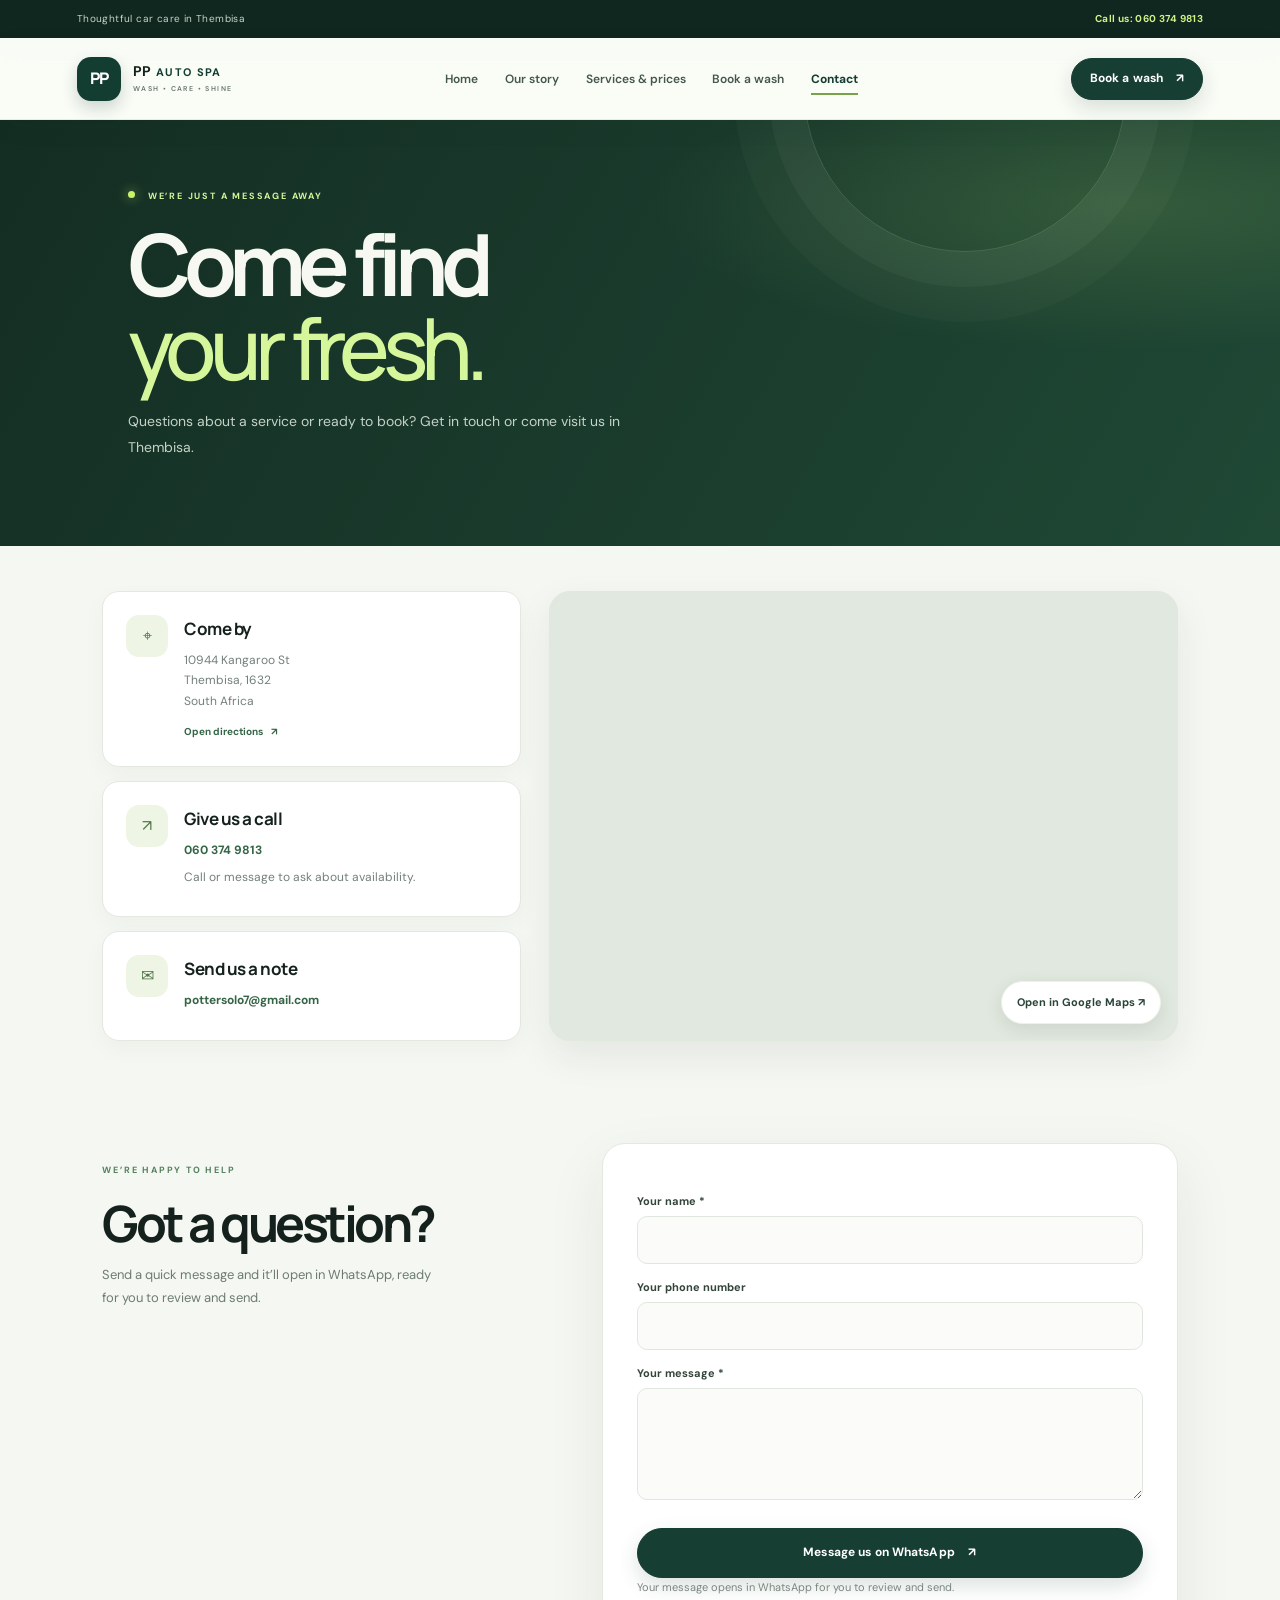
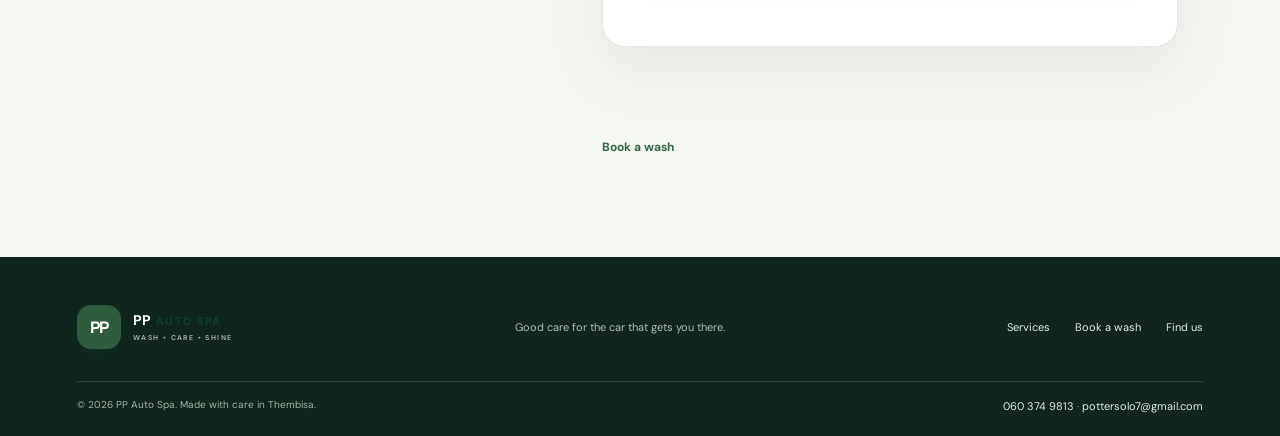
<file: PP Auto Spar Car Wash/index.html>
<!DOCTYPE html>
<html lang="en">
<head>
    <meta charset="UTF-8">
    <meta name="viewport" content="width=device-width, initial-scale=1.0">
    <meta name="description" content="Find and contact PP Auto Spa at 10944 Kangaroo Street, Thembisa. Call 060 374 9813 or message us on WhatsApp.">
    <meta name="theme-color" content="#101719">
    <title>Contact & Location | PP Auto Spa, Thembisa</title>
    <link rel="stylesheet" href="css_assets/style.css">
    <script src="js_assets/script.js" defer></script>
</head>
<body>
    <div class="topline"><span>Thoughtful car care in Thembisa</span><a href="tel:+27603749813">Call us: 060 374 9813</a></div>
    <header class="site-header">
        <a class="brand" href="home.html" aria-label="PP Auto Spa home"><span class="brand-mark">PP</span><span>PP <strong>AUTO SPA</strong><small>WASH • CARE • SHINE</small></span></a>
        <button class="menu-toggle" type="button" aria-expanded="false" aria-controls="primary-nav"><span></span><span></span><span></span><span class="sr-only">Toggle navigation</span></button>
        <nav id="primary-nav" aria-label="Main navigation"><ul>
            <li><a href="home.html">Home</a></li><li><a href="our-story.html">Our story</a></li><li><a href="services-and-prices.html">Services & prices</a></li><li><a href="book-a-wash.html">Book a wash</a></li><li><a href="index.html" aria-current="page">Contact</a></li>
        </ul></nav>
        <a class="button button-small header-cta" href="book-a-wash.html">Book a wash <span aria-hidden="true">↗</span></a>
    </header>
    <main>
        <section class="page-hero compact-hero">
            <p class="eyebrow"><span class="eyebrow-dot"></span> WE’RE JUST A MESSAGE AWAY</p>
            <h1>Come find<br><span>your fresh.</span></h1>
            <p>Questions about a service or ready to book? Get in touch or come visit us in Thembisa.</p>
        </section>
        <section class="contact-layout section">
            <div class="contact-details">
                <article class="contact-card"><span class="detail-icon" aria-hidden="true">⌖</span><div><h2>Come by</h2><p>10944 Kangaroo St<br>Thembisa, 1632<br>South Africa</p><a class="text-link" href="https://maps.google.com/?q=10944+Kangaroo+St,+Thembisa,+1632,+South+Africa" target="_blank" rel="noopener noreferrer">Open directions <span aria-hidden="true">↗</span></a></div></article>
                <article class="contact-card"><span class="detail-icon" aria-hidden="true">↗</span><div><h2>Give us a call</h2><p><a href="tel:+27603749813">060 374 9813</a></p><p>Call or message to ask about availability.</p></div></article>
                <article class="contact-card"><span class="detail-icon" aria-hidden="true">✉</span><div><h2>Send us a note</h2><p><a href="mailto:pottersolo7@gmail.com">pottersolo7@gmail.com</a></p></div></article>
            </div>
            <div class="map-frame"><iframe title="Map showing 10944 Kangaroo Street, Thembisa" src="https://maps.google.com/maps?q=10944%20Kangaroo%20St%2C%20Thembisa%2C%201632%2C%20South%20Africa&t=&z=15&ie=UTF8&iwloc=&output=embed" loading="lazy" referrerpolicy="no-referrer-when-downgrade"></iframe><a class="map-link" href="https://maps.google.com/?q=10944+Kangaroo+St,+Thembisa,+1632,+South+Africa" target="_blank" rel="noopener noreferrer">Open in Google Maps <span aria-hidden="true">↗</span></a></div>
        </section>
        <section class="contact-message">
            <div><p class="eyebrow">WE’RE HAPPY TO HELP</p><h2>Got a question?</h2><p>Send a quick message and it’ll open in WhatsApp, ready for you to review and send.</p></div>
            <form class="contact-form whatsapp-form" data-form-kind="contact">
                <label for="contact-name">Your name *</label><input id="contact-name" name="name" type="text" autocomplete="name" required>
                <label for="contact-phone">Your phone number</label><input id="contact-phone" name="phone" type="tel" autocomplete="tel">
                <label for="contact-message">Your message *</label><textarea id="contact-message" name="message" rows="4" required></textarea>
                <button class="button form-submit" type="submit">Message us on WhatsApp <span aria-hidden="true">↗</span></button>
                <p class="form-hint">Your message opens in WhatsApp for you to review and send.</p><p class="form-status" aria-live="polite"></p>
            </form>
            <p><a class="text-link" href="book-a-wash.html">Book a wash</a></p>
        </section>
    </main>
    <footer class="site-footer"><div class="footer-main"><a class="brand footer-brand" href="home.html"><span class="brand-mark">PP</span><span>PP <strong>AUTO SPA</strong><small>WASH • CARE • SHINE</small></span></a><p>Good care for the car that gets you there.</p><div class="footer-links"><a href="services-and-prices.html">Services</a><a href="book-a-wash.html">Book a wash</a><a href="index.html">Find us</a></div></div><div class="footer-bottom"><span>© 2026 PP Auto Spa. Made with care in Thembisa.</span><span><a href="tel:+27603749813">060 374 9813</a><span aria-hidden="true"> · </span><a href="mailto:pottersolo7@gmail.com">pottersolo7@gmail.com</a></span></div></footer>
</body>
</html>
</file>
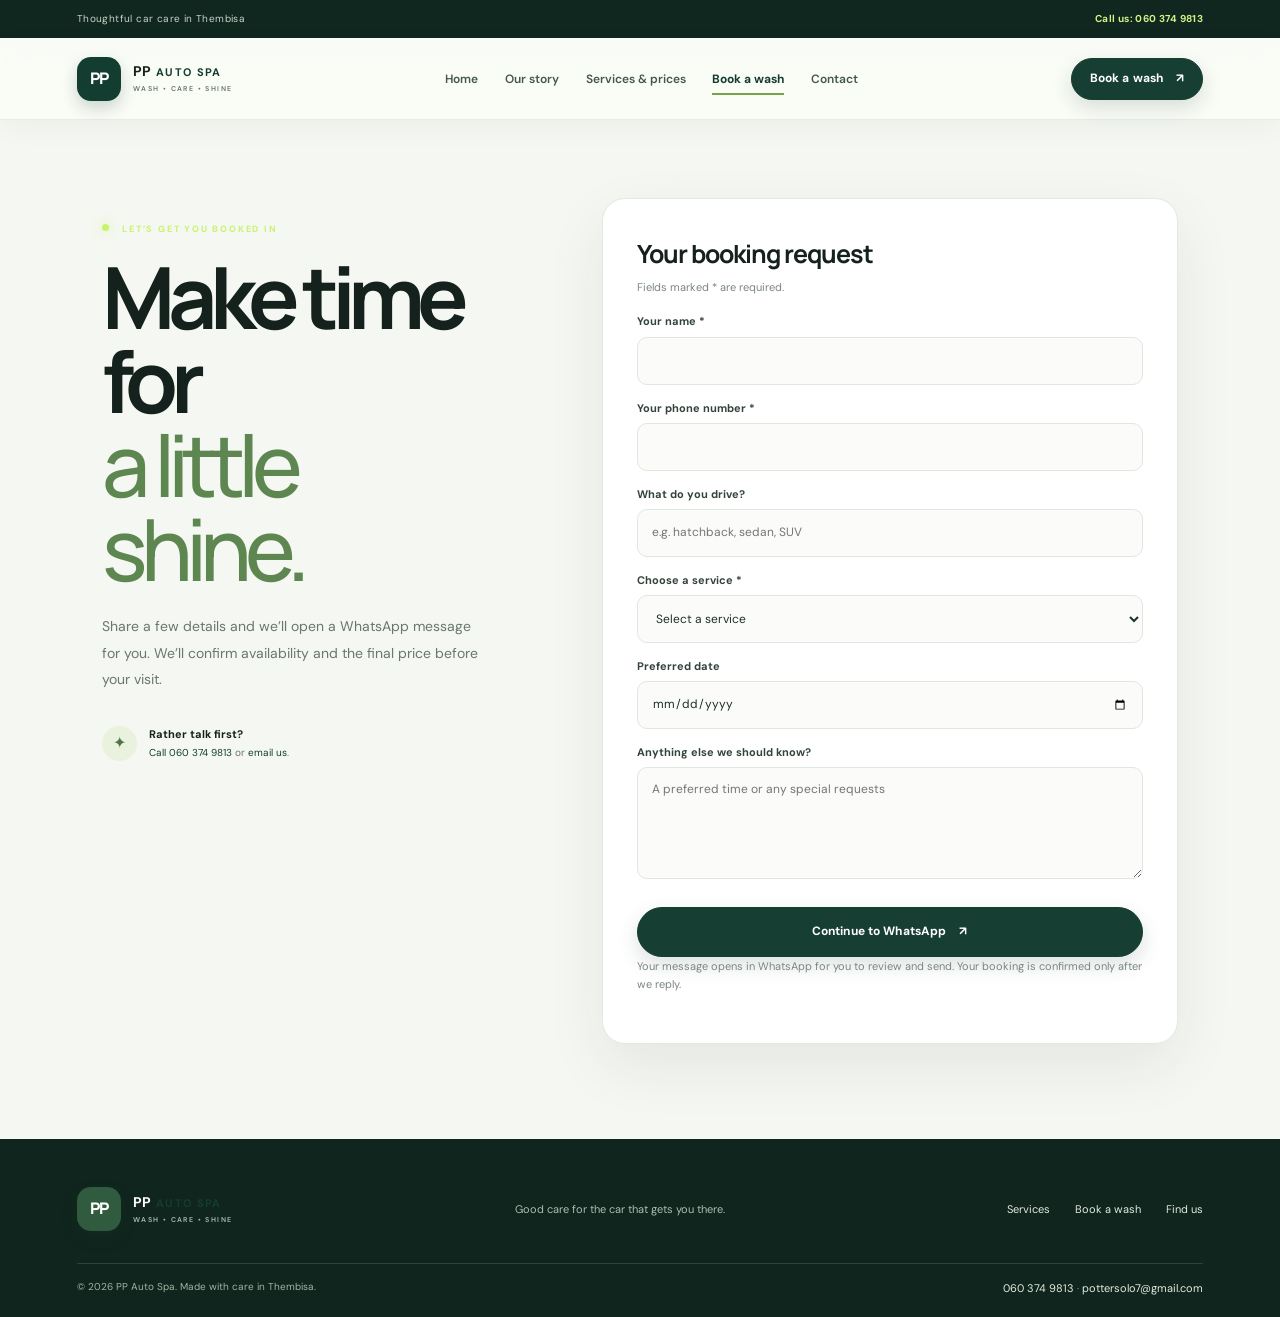
<file: PP Auto Spar Car Wash/book-a-wash.html>
<!DOCTYPE html>
<html lang="en">
<head>
    <meta charset="UTF-8">
    <meta name="viewport" content="width=device-width, initial-scale=1.0">
    <meta name="description" content="Request a car wash or detailing booking from PP Auto Spa in Thembisa. We’ll confirm availability and pricing with you on WhatsApp.">
    <meta name="theme-color" content="#101719">
    <title>Book a Wash | PP Auto Spa, Thembisa</title>
    <link rel="stylesheet" href="css_assets/style.css">
    <script src="js_assets/script.js" defer></script>
</head>
<body>
    <div class="topline"><span>Thoughtful car care in Thembisa</span><a href="tel:+27603749813">Call us: 060 374 9813</a></div>
    <header class="site-header">
        <a class="brand" href="home.html" aria-label="PP Auto Spa home"><span class="brand-mark">PP</span><span>PP <strong>AUTO SPA</strong><small>WASH • CARE • SHINE</small></span></a>
        <button class="menu-toggle" type="button" aria-expanded="false" aria-controls="primary-nav"><span></span><span></span><span></span><span class="sr-only">Toggle navigation</span></button>
        <nav id="primary-nav" aria-label="Main navigation"><ul>
            <li><a href="home.html">Home</a></li><li><a href="our-story.html">Our story</a></li><li><a href="services-and-prices.html">Services & prices</a></li><li><a href="book-a-wash.html" aria-current="page">Book a wash</a></li><li><a href="index.html">Contact</a></li>
        </ul></nav>
        <a class="button button-small header-cta" href="book-a-wash.html">Book a wash <span aria-hidden="true">↗</span></a>
    </header>
    <main>
        <section class="booking-layout">
            <div class="booking-intro"><p class="eyebrow"><span class="eyebrow-dot"></span> LET’S GET YOU BOOKED IN</p><h1>Make time for<br><span>a little shine.</span></h1><p>Share a few details and we’ll open a WhatsApp message for you. We’ll confirm availability and the final price before your visit.</p><div class="booking-contact"><span class="note-icon" aria-hidden="true">✦</span><span><strong>Rather talk first?</strong><small><a href="tel:+27603749813">Call 060 374 9813</a> or <a href="mailto:pottersolo7@gmail.com">email us</a>.</small></span></div></div>
            <form class="contact-form whatsapp-form" data-form-kind="booking">
                <h2>Your booking request</h2>
                <p class="form-hint">Fields marked * are required.</p>
                <label for="booking-name">Your name *</label><input id="booking-name" name="name" type="text" autocomplete="name" required>
                <label for="booking-phone">Your phone number *</label><input id="booking-phone" name="phone" type="tel" autocomplete="tel" required>
                <label for="booking-vehicle">What do you drive?</label><input id="booking-vehicle" name="vehicle" type="text" placeholder="e.g. hatchback, sedan, SUV">
                <label for="booking-service">Choose a service *</label><select id="booking-service" name="service" required><option value="">Select a service</option><option>Hand wash</option><option>Interior clean</option><option>Full valet</option><option>Detailing</option><option>Not sure yet</option></select>
                <label for="booking-date">Preferred date</label><input id="booking-date" name="date" type="date">
                <label for="booking-message">Anything else we should know?</label><textarea id="booking-message" name="message" rows="4" placeholder="A preferred time or any special requests"></textarea>
                <button class="button form-submit" type="submit">Continue to WhatsApp <span aria-hidden="true">↗</span></button>
                <p class="form-hint">Your message opens in WhatsApp for you to review and send. Your booking is confirmed only after we reply.</p>
                <p class="form-status" aria-live="polite"></p>
            </form>
        </section>
    </main>
    <footer class="site-footer"><div class="footer-main"><a class="brand footer-brand" href="home.html"><span class="brand-mark">PP</span><span>PP <strong>AUTO SPA</strong><small>WASH • CARE • SHINE</small></span></a><p>Good care for the car that gets you there.</p><div class="footer-links"><a href="services-and-prices.html">Services</a><a href="book-a-wash.html">Book a wash</a><a href="index.html">Find us</a></div></div><div class="footer-bottom"><span>© 2026 PP Auto Spa. Made with care in Thembisa.</span><span><a href="tel:+27603749813">060 374 9813</a><span aria-hidden="true"> · </span><a href="mailto:pottersolo7@gmail.com">pottersolo7@gmail.com</a></span></div></footer>
</body>
</html>
</file>
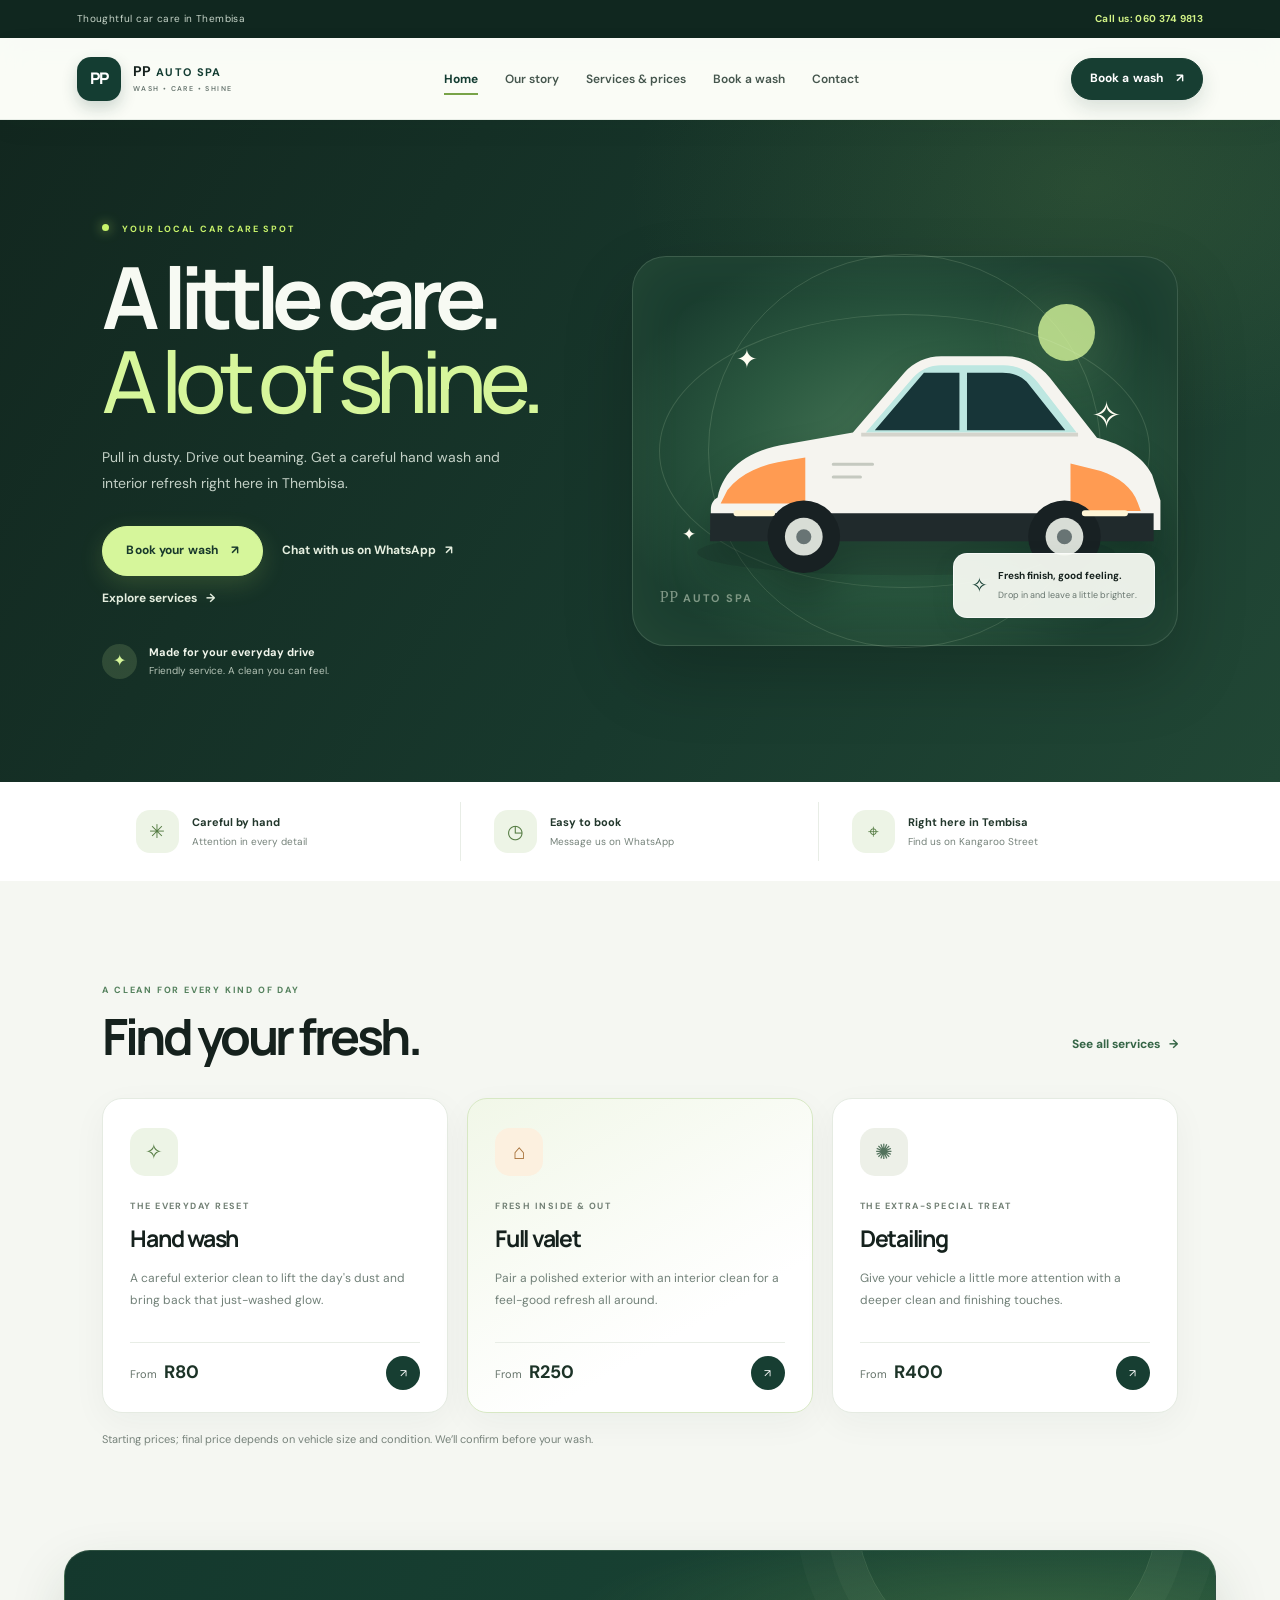
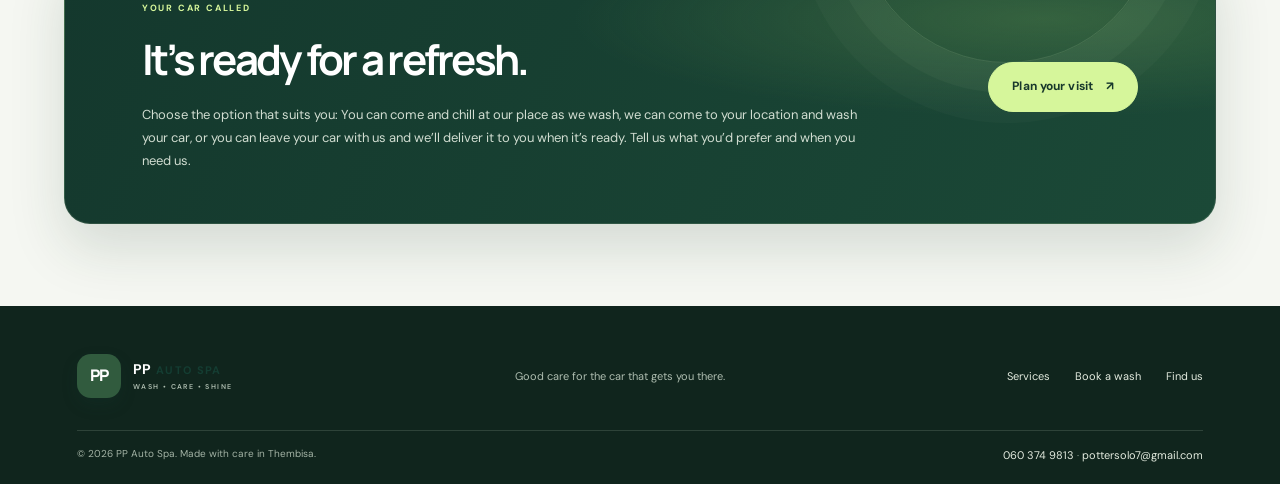
<file: PP Auto Spar Car Wash/home.html>
<!DOCTYPE html>
<html lang="en">
<head>
    <meta charset="UTF-8">
    <meta name="viewport" content="width=device-width, initial-scale=1.0">
    <meta name="description" content="Give your car a fresh start at PP Auto Spa in Thembisa. Explore hand washes, interior cleans, and detailing, then book on WhatsApp.">
    <meta name="theme-color" content="#101719">
    <title>PP Auto Spa | Car Wash & Detailing in Thembisa</title>
    <link rel="stylesheet" href="css_assets/style.css">
    <script src="js_assets/script.js" defer></script>
</head>
<body>
    <div class="topline"><span>Thoughtful car care in Thembisa</span><a href="tel:+27603749813">Call us: 060 374 9813</a></div>
    <header class="site-header">
        <a class="brand" href="home.html" aria-label="PP Auto Spa home"><span class="brand-mark">PP</span><span>PP <strong>AUTO SPA</strong><small>WASH • CARE • SHINE</small></span></a>
        <button class="menu-toggle" type="button" aria-expanded="false" aria-controls="primary-nav"><span></span><span></span><span></span><span class="sr-only">Toggle navigation</span></button>
        <nav id="primary-nav" aria-label="Main navigation">
            <ul>
                <li><a href="home.html" aria-current="page">Home</a></li>
                <li><a href="our-story.html">Our story</a></li>
                <li><a href="services-and-prices.html">Services & prices</a></li>
                <li><a href="book-a-wash.html">Book a wash</a></li>
                <li><a href="index.html">Contact</a></li>
            </ul>
        </nav>
        <a class="button button-small header-cta" href="book-a-wash.html">Book a wash <span aria-hidden="true">↗</span></a>
    </header>

    <main>
        <section class="hero">
            <div class="hero-copy">
                <p class="eyebrow"><span class="eyebrow-dot"></span> YOUR LOCAL CAR CARE SPOT</p>
                <h1>A little care.<br><span>A lot of shine.</span></h1>
                <p class="hero-intro">Pull in dusty. Drive out beaming. Get a careful hand wash and interior refresh right here in Thembisa.</p>
                <div class="hero-actions"><a class="button" href="book-a-wash.html">Book your wash <span aria-hidden="true">↗</span></a><a class="text-link" href="https://wa.me/27603749813" target="_blank" rel="noopener noreferrer">Chat with us on WhatsApp <span aria-hidden="true">↗</span></a><a class="text-link" href="services-and-prices.html">Explore services <span aria-hidden="true">→</span></a></div>
                <div class="hero-note"><span class="note-icon" aria-hidden="true">✦</span><span><strong>Made for your everyday drive</strong><small>Friendly service. A clean you can feel.</small></span></div>
            </div>
            <div class="hero-art" role="img" aria-label="Illustration of a freshly washed car beneath sparkling water droplets">
                <div class="art-sun"></div><span class="spark spark-one">✦</span><span class="spark spark-two">✧</span><span class="spark spark-three">✦</span>
                <svg class="car-illustration" viewBox="0 0 720 390" aria-hidden="true">
                    <ellipse cx="361" cy="329" rx="276" ry="30" fill="#111a1c" opacity=".14"/>
                    <path d="M112 256c7-35 35-59 83-69l96-17 68-79c12-14 30-22 49-22h85c24 0 44 10 59 29l62 79c35 9 61 25 73 49l11 34v39H103v-27c0-7 3-13 9-16Z" fill="#f5f4ef"/>
                    <path d="m308 170 63-73c9-10 22-16 37-16h82c18 0 34 7 45 22l52 67H308Z" fill="#bde7e1"/>
                    <path d="m385 91-65 76h112V91h-47Zm57 0v76h130l-51-64c-8-8-19-12-32-12h-47Z" fill="#173538"/>
                    <path d="M302 173h287" stroke="#d4d4cc" stroke-width="5"/>
                    <path d="M125 246c19-23 45-34 79-39l24-4v61H116l9-18Zm454-35 40 10c24 8 42 22 49 42l4 11h-93v-63Z" fill="#ff9b52"/>
                    <path d="M102 277h587v37H102z" fill="#202a2c"/>
                    <circle cx="226" cy="308" r="48" fill="#182123"/><circle cx="226" cy="308" r="25" fill="#d8ddd6"/><circle cx="226" cy="308" r="10" fill="#687474"/>
                    <circle cx="571" cy="308" r="48" fill="#182123"/><circle cx="571" cy="308" r="25" fill="#d8ddd6"/><circle cx="571" cy="308" r="10" fill="#687474"/>
                    <path d="M137 277h47m414 0h53" stroke="#fff5d6" stroke-width="8" stroke-linecap="round"/>
                    <path d="M265 212h52m-52 17h36" stroke="#c5c9c0" stroke-width="4" stroke-linecap="round"/>
                </svg>
                <div class="art-caption"><span class="caption-icon" aria-hidden="true">✧</span><span><strong>Fresh finish, good feeling.</strong><small>Drop in and leave a little brighter.</small></span></div>
                <div class="art-label">PP <strong>AUTO SPA</strong></div>
            </div>
        </section>

        <section class="trust-strip" aria-label="What to expect">
            <div><span class="trust-icon" aria-hidden="true">✳</span><span><strong>Careful by hand</strong><small>Attention in every detail</small></span></div>
            <div><span class="trust-icon" aria-hidden="true">◷</span><span><strong>Easy to book</strong><small>Message us on WhatsApp</small></span></div>
            <div><span class="trust-icon" aria-hidden="true">⌖</span><span><strong>Right here in Tembisa</strong><small>Find us on Kangaroo Street</small></span></div>
        </section>

        <section class="section services-preview">
            <div class="section-heading"><div><p class="eyebrow">A CLEAN FOR EVERY KIND OF DAY</p><h2>Find your fresh.</h2></div><a class="text-link" href="services-and-prices.html">See all services <span aria-hidden="true">→</span></a></div>
            <div class="service-grid">
                <article class="service-card"><div class="service-icon icon-wash" aria-hidden="true">✧</div><p class="card-kicker">THE EVERYDAY RESET</p><h3>Hand wash</h3><p>A careful exterior clean to lift the day's dust and bring back that just-washed glow.</p><div class="card-bottom"><span>From <strong>R80</strong></span><a href="book-a-wash.html" aria-label="Book a hand wash">↗</a></div></article>
                <article class="service-card featured-card"><div class="service-icon icon-inside" aria-hidden="true">⌂</div><p class="card-kicker">FRESH INSIDE & OUT</p><h3>Full valet</h3><p>Pair a polished exterior with an interior clean for a feel-good refresh all around.</p><div class="card-bottom"><span>From <strong>R250</strong></span><a href="book-a-wash.html" aria-label="Book a full valet">↗</a></div></article>
                <article class="service-card"><div class="service-icon icon-detail" aria-hidden="true">✺</div><p class="card-kicker">THE EXTRA-SPECIAL TREAT</p><h3>Detailing</h3><p>Give your vehicle a little more attention with a deeper clean and finishing touches.</p><div class="card-bottom"><span>From <strong>R400</strong></span><a href="book-a-wash.html" aria-label="Ask about detailing">↗</a></div></article>
            </div>
            <p class="price-note">Starting prices; final price depends on vehicle size and condition. We’ll confirm before your wash.</p>
        </section>

        <section class="booking-banner">
            <div><p class="eyebrow">YOUR CAR CALLED</p><h2>It’s ready for a refresh.</h2><p>Choose the option that suits you: You can come and chill at our place as we wash, we can come to your location and wash your car, or you can leave your car with us and we’ll deliver it to you when it’s ready. Tell us what you’d prefer and when you need us.</p></div>
            <a class="button button-light" href="book-a-wash.html">Plan your visit <span aria-hidden="true">↗</span></a>
        </section>
    </main>
    <footer class="site-footer"><div class="footer-main"><a class="brand footer-brand" href="home.html"><span class="brand-mark">PP</span><span>PP <strong>AUTO SPA</strong><small>WASH • CARE • SHINE</small></span></a><p>Good care for the car that gets you there.</p><div class="footer-links"><a href="services-and-prices.html">Services</a><a href="book-a-wash.html">Book a wash</a><a href="index.html">Find us</a></div></div><div class="footer-bottom"><span>© 2026 PP Auto Spa. Made with care in Thembisa.</span><span><a href="tel:+27603749813">060 374 9813</a><span aria-hidden="true"> · </span><a href="mailto:pottersolo7@gmail.com">pottersolo7@gmail.com</a></span></div></footer>
</body>
</html>
</file>
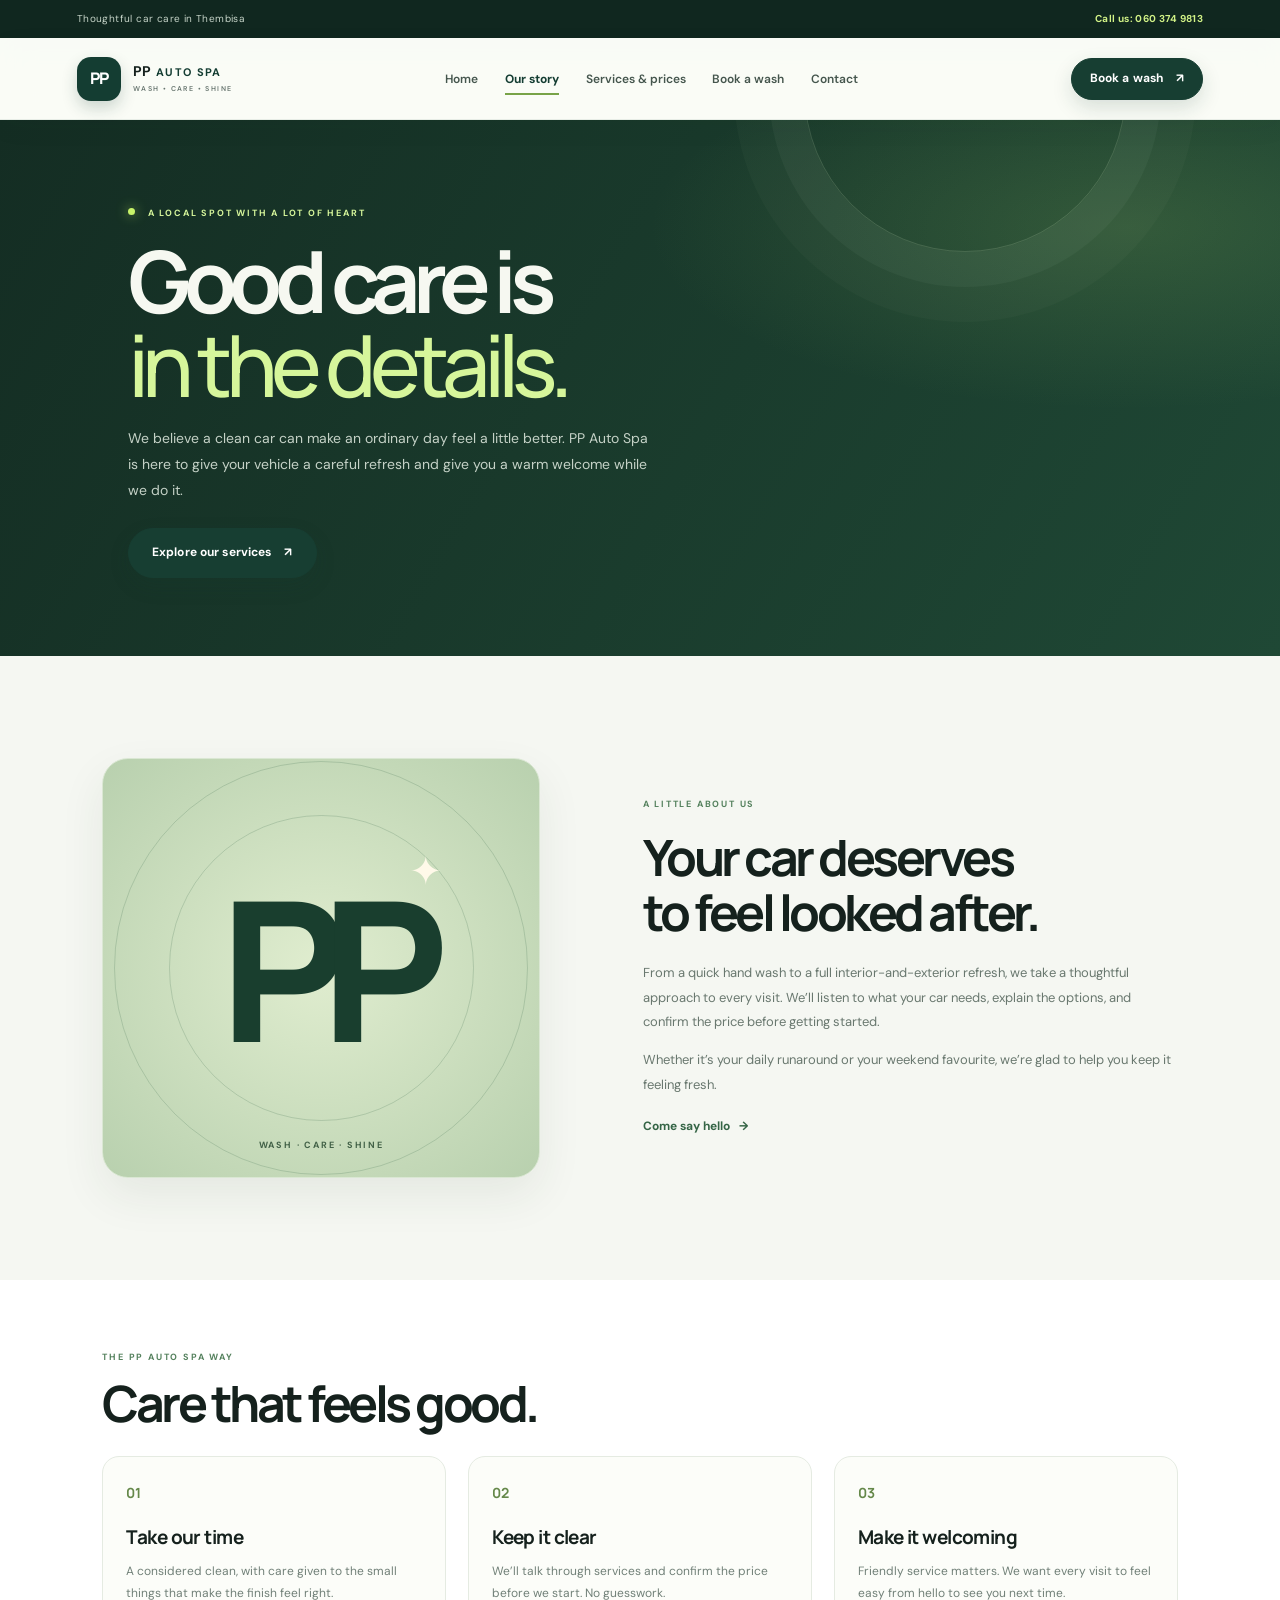
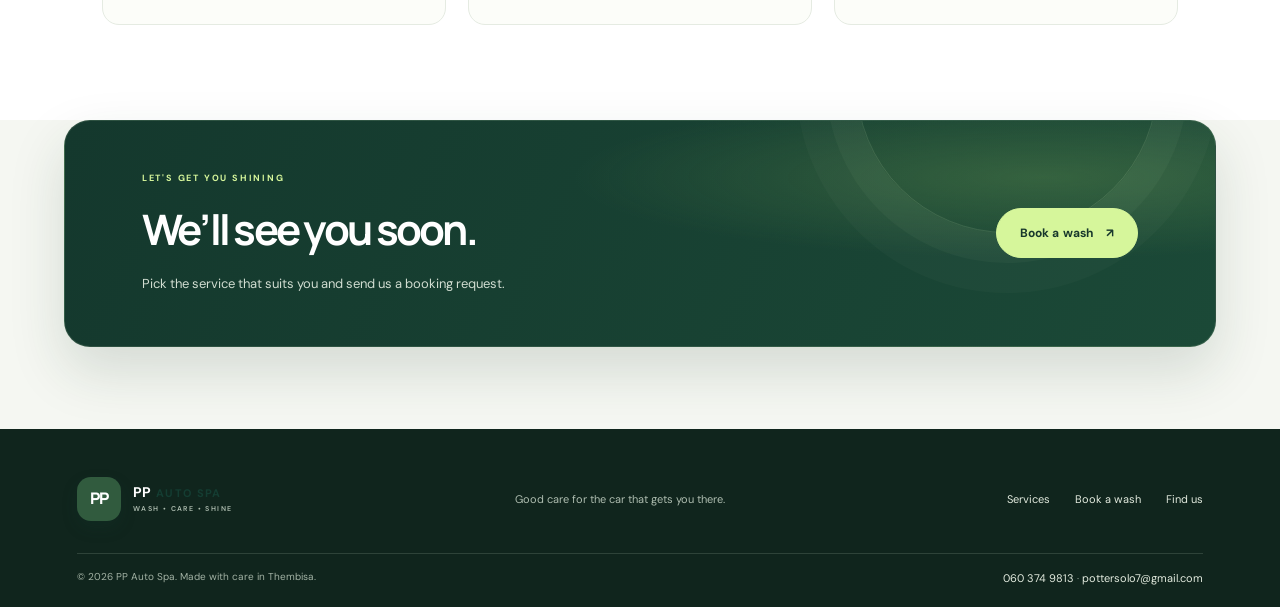
<file: PP Auto Spar Car Wash/our-story.html>
<!DOCTYPE html>
<html lang="en">
<head>
    <meta charset="UTF-8">
    <meta name="viewport" content="width=device-width, initial-scale=1.0">
    <meta name="description" content="Get to know PP Auto Spa, your local hand wash and car care spot in Thembisa.">
    <meta name="theme-color" content="#101719">
    <title>Our Story | PP Auto Spa, Thembisa</title>
    <link rel="stylesheet" href="css_assets/style.css">
    <script src="js_assets/script.js" defer></script>
</head>
<body>
    <div class="topline"><span>Thoughtful car care in Thembisa</span><a href="tel:+27603749813">Call us: 060 374 9813</a></div>
    <header class="site-header">
        <a class="brand" href="home.html" aria-label="PP Auto Spa home"><span class="brand-mark">PP</span><span>PP <strong>AUTO SPA</strong><small>WASH • CARE • SHINE</small></span></a>
        <button class="menu-toggle" type="button" aria-expanded="false" aria-controls="primary-nav"><span></span><span></span><span></span><span class="sr-only">Toggle navigation</span></button>
        <nav id="primary-nav" aria-label="Main navigation"><ul>
            <li><a href="home.html">Home</a></li><li><a href="our-story.html" aria-current="page">Our story</a></li><li><a href="services-and-prices.html">Services & prices</a></li><li><a href="book-a-wash.html">Book a wash</a></li><li><a href="index.html">Contact</a></li>
        </ul></nav>
        <a class="button button-small header-cta" href="book-a-wash.html">Book a wash <span aria-hidden="true">↗</span></a>
    </header>
    <main>
        <section class="page-hero">
            <p class="eyebrow"><span class="eyebrow-dot"></span> A LOCAL SPOT WITH A LOT OF HEART</p>
            <h1>Good care is<br><span>in the details.</span></h1>
            <p>We believe a clean car can make an ordinary day feel a little better. PP Auto Spa is here to give your vehicle a careful refresh and give you a warm welcome while we do it.</p>
            <a class="button" href="services-and-prices.html">Explore our services <span aria-hidden="true">↗</span></a>
        </section>
        <section class="story-grid section">
            <div class="story-art" aria-hidden="true"><div class="story-orbit orbit-one"></div><div class="story-orbit orbit-two"></div><span class="story-star">✦</span><span class="story-monogram">PP</span><span class="story-caption">WASH · CARE · SHINE</span></div>
            <div class="story-copy"><p class="eyebrow">A LITTLE ABOUT US</p><h2>Your car deserves<br>to feel looked after.</h2><p>From a quick hand wash to a full interior-and-exterior refresh, we take a thoughtful approach to every visit. We’ll listen to what your car needs, explain the options, and confirm the price before getting started.</p><p>Whether it’s your daily runaround or your weekend favourite, we’re glad to help you keep it feeling fresh.</p><a class="text-link" href="index.html">Come say hello <span aria-hidden="true">→</span></a></div>
        </section>
        <section class="values-section"><div class="section-heading"><div><p class="eyebrow">THE PP AUTO SPA WAY</p><h2>Care that feels good.</h2></div></div><div class="value-grid">
            <article><span class="value-number">01</span><h3>Take our time</h3><p>A considered clean, with care given to the small things that make the finish feel right.</p></article>
            <article><span class="value-number">02</span><h3>Keep it clear</h3><p>We’ll talk through services and confirm the price before we start. No guesswork.</p></article>
            <article><span class="value-number">03</span><h3>Make it welcoming</h3><p>Friendly service matters. We want every visit to feel easy from hello to see you next time.</p></article>
        </div></section>
        <section class="booking-banner"><div><p class="eyebrow">LET'S GET YOU SHINING</p><h2>We’ll see you soon.</h2><p>Pick the service that suits you and send us a booking request.</p></div><a class="button button-light" href="book-a-wash.html">Book a wash <span aria-hidden="true">↗</span></a></section>
    </main>
    <footer class="site-footer"><div class="footer-main"><a class="brand footer-brand" href="home.html"><span class="brand-mark">PP</span><span>PP <strong>AUTO SPA</strong><small>WASH • CARE • SHINE</small></span></a><p>Good care for the car that gets you there.</p><div class="footer-links"><a href="services-and-prices.html">Services</a><a href="book-a-wash.html">Book a wash</a><a href="index.html">Find us</a></div></div><div class="footer-bottom"><span>© 2026 PP Auto Spa. Made with care in Thembisa.</span><span><a href="tel:+27603749813">060 374 9813</a><span aria-hidden="true"> · </span><a href="mailto:pottersolo7@gmail.com">pottersolo7@gmail.com</a></span></div></footer>
</body>
</html>
</file>
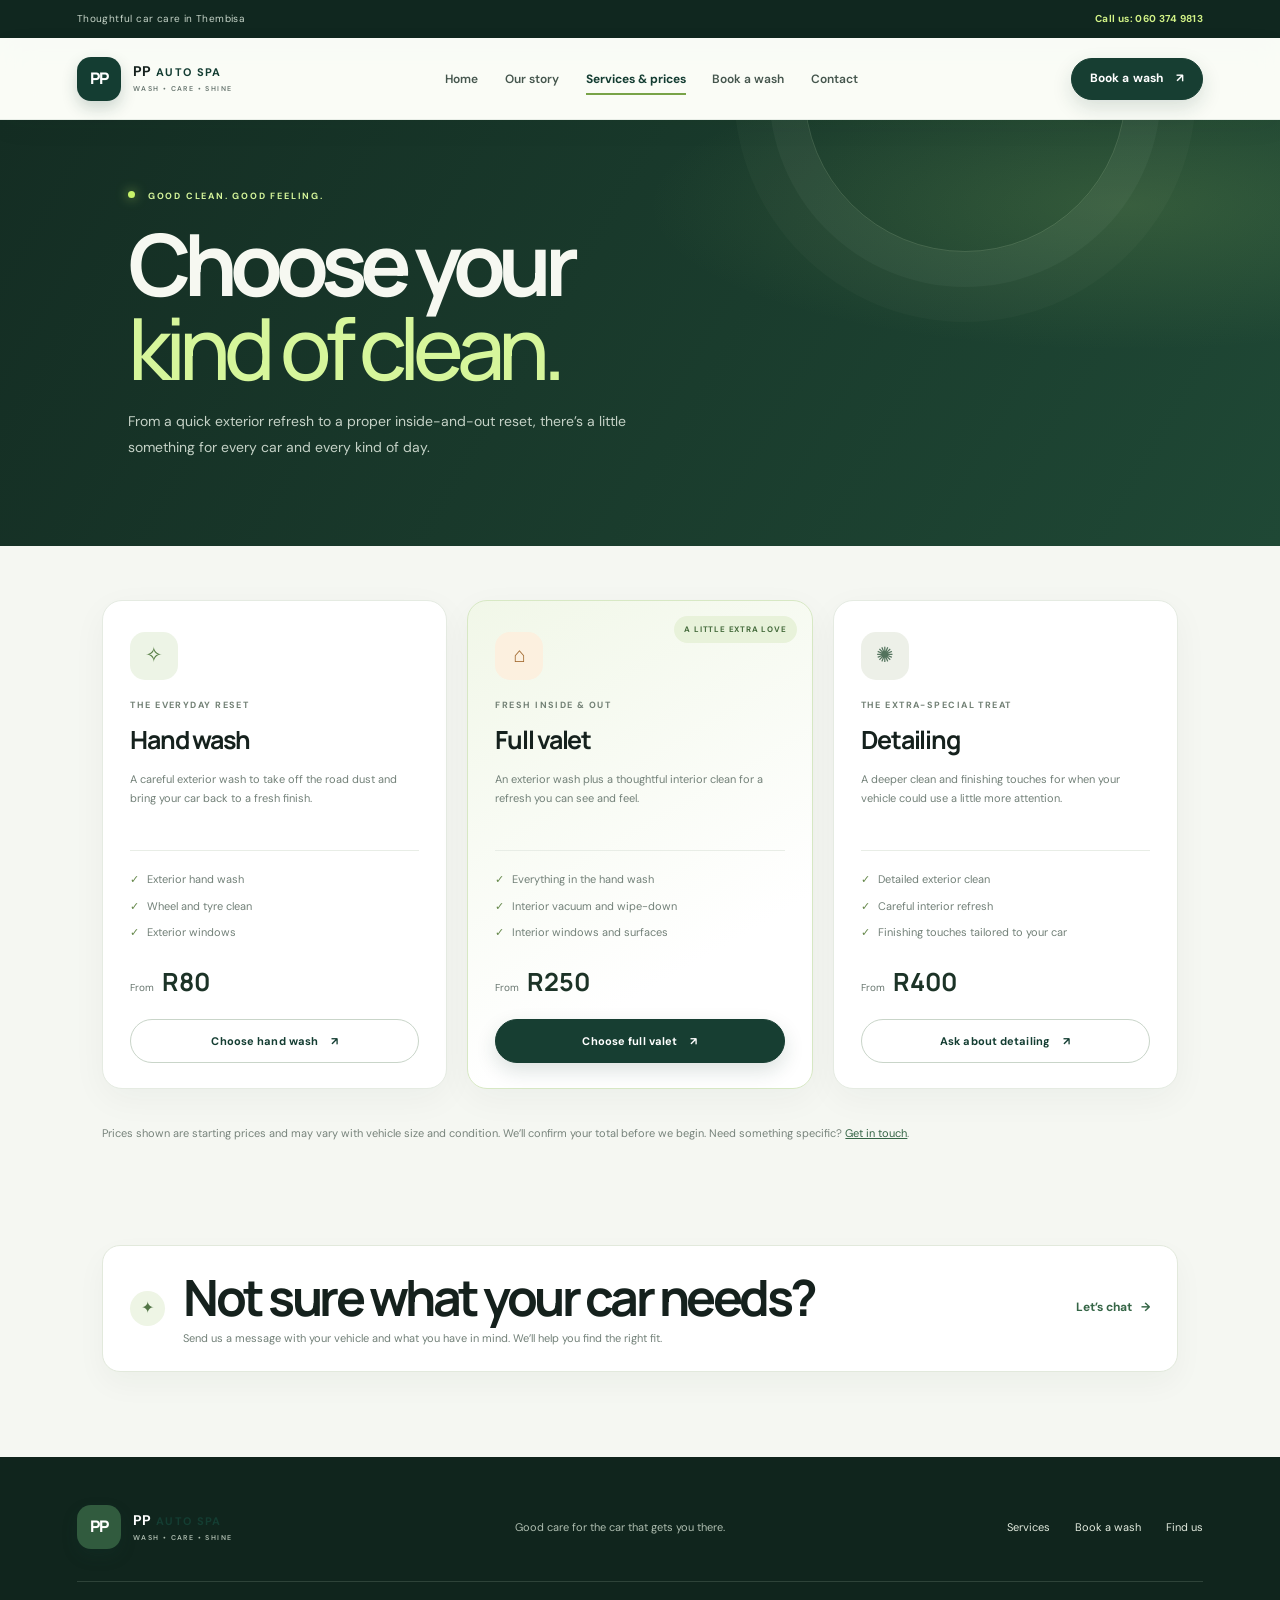
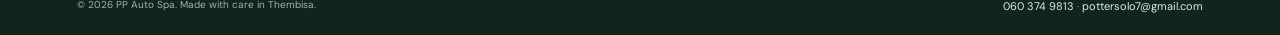
<file: PP Auto Spar Car Wash/services-and-prices.html>
<!DOCTYPE html>
<html lang="en">
<head>
    <meta charset="UTF-8">
    <meta name="viewport" content="width=device-width, initial-scale=1.0">
    <meta name="description" content="Explore PP Auto Spa hand wash, interior clean, full valet, and detailing services in Thembisa.">
    <meta name="theme-color" content="#101719">
    <title>Services & Prices | PP Auto Spa, Thembisa</title>
    <link rel="stylesheet" href="css_assets/style.css">
    <script src="js_assets/script.js" defer></script>
</head>
<body>
    <div class="topline"><span>Thoughtful car care in Thembisa</span><a href="tel:+27603749813">Call us: 060 374 9813</a></div>
    <header class="site-header">
        <a class="brand" href="home.html" aria-label="PP Auto Spa home"><span class="brand-mark">PP</span><span>PP <strong>AUTO SPA</strong><small>WASH • CARE • SHINE</small></span></a>
        <button class="menu-toggle" type="button" aria-expanded="false" aria-controls="primary-nav"><span></span><span></span><span></span><span class="sr-only">Toggle navigation</span></button>
        <nav id="primary-nav" aria-label="Main navigation"><ul>
            <li><a href="home.html">Home</a></li><li><a href="our-story.html">Our story</a></li><li><a href="services-and-prices.html" aria-current="page">Services & prices</a></li><li><a href="book-a-wash.html">Book a wash</a></li><li><a href="index.html">Contact</a></li>
        </ul></nav>
        <a class="button button-small header-cta" href="book-a-wash.html">Book a wash <span aria-hidden="true">↗</span></a>
    </header>
    <main>
        <section class="page-hero compact-hero">
            <p class="eyebrow"><span class="eyebrow-dot"></span> GOOD CLEAN. GOOD FEELING.</p>
            <h1>Choose your<br><span>kind of clean.</span></h1>
            <p>From a quick exterior refresh to a proper inside-and-out reset, there’s a little something for every car and every kind of day.</p>
        </section>
        <section class="section price-section">
            <div class="price-grid">
                <article class="price-card"><div class="service-icon icon-wash" aria-hidden="true">✧</div><p class="card-kicker">THE EVERYDAY RESET</p><h2>Hand wash</h2><p class="price-description">A careful exterior wash to take off the road dust and bring your car back to a fresh finish.</p><ul class="service-list"><li>Exterior hand wash</li><li>Wheel and tyre clean</li><li>Exterior windows</li></ul><p class="price">From <strong>R80</strong></p><a class="button button-outline" href="book-a-wash.html?service=Hand%20wash">Choose hand wash <span aria-hidden="true">↗</span></a></article>
                <article class="price-card price-card-featured"><span class="popular-tag">A LITTLE EXTRA LOVE</span><div class="service-icon icon-inside" aria-hidden="true">⌂</div><p class="card-kicker">FRESH INSIDE & OUT</p><h2>Full valet</h2><p class="price-description">An exterior wash plus a thoughtful interior clean for a refresh you can see and feel.</p><ul class="service-list"><li>Everything in the hand wash</li><li>Interior vacuum and wipe-down</li><li>Interior windows and surfaces</li></ul><p class="price">From <strong>R250</strong></p><a class="button" href="book-a-wash.html?service=Full%20valet">Choose full valet <span aria-hidden="true">↗</span></a></article>
                <article class="price-card"><div class="service-icon icon-detail" aria-hidden="true">✺</div><p class="card-kicker">THE EXTRA-SPECIAL TREAT</p><h2>Detailing</h2><p class="price-description">A deeper clean and finishing touches for when your vehicle could use a little more attention.</p><ul class="service-list"><li>Detailed exterior clean</li><li>Careful interior refresh</li><li>Finishing touches tailored to your car</li></ul><p class="price">From <strong>R400</strong></p><a class="button button-outline" href="book-a-wash.html?service=Detailing">Ask about detailing <span aria-hidden="true">↗</span></a></article>
            </div>
            <p class="price-note">Prices shown are starting prices and may vary with vehicle size and condition. We’ll confirm your total before we begin. Need something specific? <a href="index.html">Get in touch</a>.</p>
        </section>
        <section class="care-note"><span class="note-icon" aria-hidden="true">✦</span><div><h2>Not sure what your car needs?</h2><p>Send us a message with your vehicle and what you have in mind. We’ll help you find the right fit.</p></div><a class="text-link" href="book-a-wash.html">Let’s chat <span aria-hidden="true">→</span></a></section>
    </main>
    <footer class="site-footer"><div class="footer-main"><a class="brand footer-brand" href="home.html"><span class="brand-mark">PP</span><span>PP <strong>AUTO SPA</strong><small>WASH • CARE • SHINE</small></span></a><p>Good care for the car that gets you there.</p><div class="footer-links"><a href="services-and-prices.html">Services</a><a href="book-a-wash.html">Book a wash</a><a href="index.html">Find us</a></div></div><div class="footer-bottom"><span>© 2026 PP Auto Spa. Made with care in Thembisa.</span><span><a href="tel:+27603749813">060 374 9813</a><span aria-hidden="true"> · </span><a href="mailto:pottersolo7@gmail.com">pottersolo7@gmail.com</a></span></div></footer>
</body>
</html>
</file>
<file: PP Auto Spar Car Wash/css_assets/style.css>
@import url('https://fonts.googleapis.com/css2?family=DM+Sans:wght@400;500;600;700&family=Manrope:wght@400;500;600;700;800&display=swap');

:root {
    color-scheme: light;
    --ink: #172123;
    --muted: #687476;
    --paper: #f7f7f2;
    --white: #fff;
    --teal: #b8e8dc;
    --deep-teal: #174a45;
    --orange: #ff9b52;
    --line: #e6e9e4;
    --serif: Georgia, 'Times New Roman', serif;
    --sans: 'DM Sans', Arial, sans-serif;
}

* { box-sizing: border-box; }
html { scroll-behavior: smooth; }
body { margin: 0; background: var(--paper); color: var(--ink); font-family: var(--sans); font-size: 16px; line-height: 1.65; -webkit-font-smoothing: antialiased; }
a { color: inherit; }
button, input, select, textarea { font: inherit; }
button, a { -webkit-tap-highlight-color: transparent; }
.sr-only { position: absolute; width: 1px; height: 1px; padding: 0; margin: -1px; overflow: hidden; clip: rect(0, 0, 0, 0); white-space: nowrap; border: 0; }
.topline { min-height: 36px; padding: 7px max(5vw, 22px); display: flex; justify-content: space-between; align-items: center; gap: 16px; background: #111a1c; color: #d7e1dc; font-size: 11px; letter-spacing: .04em; }
.topline a { color: #fff; text-decoration: none; }
.site-header { min-height: 86px; padding: 14px max(5vw, 22px); display: flex; align-items: center; justify-content: space-between; gap: 28px; background: var(--paper); }
.brand { display: inline-flex; align-items: center; gap: 11px; flex-shrink: 0; text-decoration: none; color: var(--ink); font-size: 15px; font-weight: 700; letter-spacing: .05em; line-height: 1.2; }
.brand-mark { width: 41px; height: 41px; display: grid; place-items: center; border-radius: 50%; background: var(--deep-teal); color: #fff; font-family: var(--serif); font-size: 18px; letter-spacing: -.08em; }
.brand strong { font-size: 12px; letter-spacing: .12em; }
.brand small { display: block; margin-top: 5px; color: var(--muted); font-size: 8px; font-weight: 600; letter-spacing: .18em; }
.site-header nav ul { display: flex; align-items: center; gap: clamp(15px, 2.2vw, 34px); padding: 0; margin: 0; list-style: none; }
.site-header nav a { color: #465253; font-size: 13px; text-decoration: none; transition: color .2s ease; }
.site-header nav a:hover, .site-header nav a[aria-current="page"] { color: var(--deep-teal); }
.site-header nav a[aria-current="page"] { font-weight: 700; }
.button { min-height: 49px; padding: 0 23px; display: inline-flex; align-items: center; justify-content: center; gap: 13px; border: 1px solid var(--deep-teal); border-radius: 4px; background: var(--deep-teal); color: white; font-size: 13px; font-weight: 700; text-decoration: none; transition: transform .2s ease, background .2s ease; cursor: pointer; }
.button:hover { background: #103b37; transform: translateY(-2px); }
.button-small { min-height: 41px; padding: 0 16px; font-size: 12px; }
.button-light { border-color: #e8f2ec; background: #f4f6f0; color: var(--ink); }
.button-light:hover { border-color: #fff; background: #fff; }
.button-outline { background: transparent; color: var(--deep-teal); }
.button-outline:hover { background: var(--deep-teal); color: white; }
.menu-toggle { display: none; }

.hero { min-height: 540px; padding: clamp(50px, 7vw, 100px) max(8vw, 30px); display: grid; grid-template-columns: .9fr 1.1fr; align-items: center; gap: 4vw; overflow: hidden; background: #e9efe8; }
.hero-copy { max-width: 490px; }
.eyebrow { margin: 0 0 18px; color: var(--deep-teal); font-size: 10px; font-weight: 700; letter-spacing: .19em; }
.eyebrow-dot { width: 7px; height: 7px; display: inline-block; margin: 0 9px 1px 0; border-radius: 50%; background: var(--orange); }
h1, h2, h3, p { margin-top: 0; }
.hero h1, .page-hero h1, .booking-intro h1 { margin-bottom: 22px; font-family: 'Manrope', var(--sans); font-size: clamp(52px, 6vw, 82px); font-weight: 600; letter-spacing: -.075em; line-height: .99; }
.hero h1 span, .page-hero h1 span, .booking-intro h1 span { color: var(--deep-teal); font-family: var(--serif); font-style: italic; font-weight: 400; letter-spacing: -.065em; }
.hero-intro { max-width: 400px; margin-bottom: 29px; color: #5c6967; font-size: 15px; line-height: 1.8; }
.hero-actions { display: flex; flex-wrap: wrap; align-items: center; gap: 22px; }
.text-link { color: var(--deep-teal); font-size: 12px; font-weight: 700; text-decoration: none; }
.text-link span { display: inline-block; margin-left: 6px; transition: transform .2s ease; }
.text-link:hover span { transform: translateX(4px); }
.hero-note, .booking-contact { margin-top: 42px; display: flex; align-items: center; gap: 12px; }
.note-icon { width: 35px; height: 35px; display: grid; flex: 0 0 auto; place-items: center; border-radius: 50%; background: #d2e7da; color: var(--deep-teal); }
.hero-note strong, .booking-contact strong { display: block; font-size: 11px; }
.hero-note small, .booking-contact small { display: block; margin-top: 2px; color: var(--muted); font-size: 10px; }
.hero-art { min-height: 365px; position: relative; display: flex; align-items: center; justify-content: center; border-radius: 46% 54% 44% 56% / 55% 43% 57% 45%; background: radial-gradient(ellipse at 55% 42%, #d9eee3 0, #cde4d7 40%, #bad6c8 72%, #afcdbf 100%); }
.hero-art::before, .hero-art::after { position: absolute; content: ''; border: 1px solid rgba(23, 74, 69, .12); border-radius: 50%; }
.hero-art::before { width: 72%; aspect-ratio: 1; }
.hero-art::after { width: 90%; height: 70%; }
.car-illustration { position: relative; z-index: 1; width: 100%; max-width: 650px; overflow: visible; filter: drop-shadow(0 22px 18px rgba(35, 63, 53, .14)); }
.art-sun { position: absolute; top: 12%; right: 15%; width: 57px; height: 57px; border-radius: 50%; background: #f7c988; opacity: .8; }
.spark { position: absolute; z-index: 2; color: #fffdf1; font-size: 26px; }
.spark-one { top: 21%; left: 19%; }.spark-two { top: 33%; right: 10%; font-size: 37px; }.spark-three { bottom: 25%; left: 9%; font-size: 17px; }
.art-caption { position: absolute; z-index: 2; right: 2%; bottom: 8%; display: flex; align-items: center; gap: 10px; padding: 12px 17px; border: 1px solid rgba(255,255,255,.75); border-radius: 5px; background: rgba(250, 252, 245, .87); box-shadow: 0 8px 24px rgba(43, 76, 62, .09); }
.caption-icon { color: var(--deep-teal); font-size: 20px; }.art-caption strong, .art-caption small { display: block; }.art-caption strong { font-size: 10px; }.art-caption small { margin-top: 3px; color: var(--muted); font-size: 9px; }
.art-label { position: absolute; left: 5%; bottom: 9%; color: rgba(23,74,69,.42); font-family: var(--serif); font-size: 16px; letter-spacing: .04em; }.art-label strong { font-family: var(--sans); font-size: 11px; letter-spacing: .17em; }

.trust-strip { display: grid; grid-template-columns: repeat(3, 1fr); padding: 22px max(10vw, 30px); border-bottom: 1px solid var(--line); background: #fbfbf7; }
.trust-strip > div { display: flex; align-items: center; justify-content: center; gap: 13px; padding: 7px 15px; border-right: 1px solid var(--line); }.trust-strip > div:last-child { border: 0; }
.trust-icon { color: #41867a; font-size: 21px; }.trust-strip strong, .trust-strip small { display: block; }.trust-strip strong { font-size: 11px; }.trust-strip small { margin-top: 3px; color: var(--muted); font-size: 10px; }
.section { padding: 92px max(8vw, 30px); }.section-heading { display: flex; align-items: end; justify-content: space-between; gap: 20px; margin-bottom: 31px; }.section-heading .eyebrow { margin-bottom: 10px; }
.section-heading h2, .story-copy h2, .care-note h2, .contact-message h2 { margin-bottom: 0; font-family: 'Manrope', var(--sans); font-size: clamp(33px, 4vw, 47px); font-weight: 600; letter-spacing: -.065em; line-height: 1.1; }
.section-heading > .text-link { margin-bottom: 9px; }
.service-grid { display: grid; grid-template-columns: repeat(3, 1fr); gap: 17px; }
.service-card { min-height: 282px; padding: 27px 26px 21px; border: 1px solid var(--line); border-radius: 5px; background: #fbfbf8; transition: transform .25s ease, box-shadow .25s ease; }
.service-card:hover, .price-card:hover { transform: translateY(-4px); box-shadow: 0 15px 35px rgba(30, 58, 51, .08); }
.featured-card { border-color: #d2e4d8; background: #edf4ed; }
.service-icon { width: 42px; height: 42px; display: grid; place-items: center; margin-bottom: 19px; border-radius: 50%; font-size: 20px; }.icon-wash { background: #e4f1eb; color: #458176; }.icon-inside { background: #f8e7d8; color: #b76939; }.icon-detail { background: #e9e8f2; color: #666293; }
.card-kicker { margin-bottom: 6px; color: var(--muted); font-size: 9px; font-weight: 700; letter-spacing: .14em; }
.service-card h3 { margin-bottom: 9px; font-family: 'Manrope', var(--sans); font-size: 22px; font-weight: 600; letter-spacing: -.04em; }.service-card > p:not(.card-kicker) { min-height: 52px; margin-bottom: 19px; color: var(--muted); font-size: 12px; line-height: 1.7; }
.card-bottom { display: flex; align-items: center; justify-content: space-between; padding-top: 13px; border-top: 1px solid var(--line); font-size: 11px; }.card-bottom strong { margin-left: 4px; font-size: 17px; }.card-bottom a { width: 29px; height: 29px; display: grid; place-items: center; border-radius: 50%; background: var(--deep-teal); color: white; text-decoration: none; }
.price-note { margin: 17px 0 0; color: var(--muted); font-size: 10px; }.price-note a { color: var(--deep-teal); }
.booking-banner { margin: 0 max(5vw, 20px) 82px; padding: 43px clamp(24px, 6vw, 76px); display: flex; align-items: center; justify-content: space-between; gap: 25px; border-radius: 5px; background: var(--deep-teal); color: white; }
.booking-banner .eyebrow { margin-bottom: 9px; color: #b8e8dc; }.booking-banner h2 { margin-bottom: 8px; font-family: 'Manrope', var(--sans); font-size: clamp(27px, 3vw, 37px); font-weight: 600; letter-spacing: -.05em; }.booking-banner p:not(.eyebrow) { margin-bottom: 0; color: #c7d8d1; font-size: 12px; }
.site-footer { padding: 38px max(5vw, 22px) 18px; background: #111a1c; color: white; }.footer-main { display: flex; align-items: center; justify-content: space-between; gap: 26px; padding-bottom: 29px; }.footer-brand { color: white; }.footer-brand .brand-mark { background: #376c62; }.footer-brand small, .footer-main > p { color: #b3c1bc; }.footer-main > p { margin: 0; font-size: 11px; }.footer-links { display: flex; gap: 21px; }.footer-links a, .footer-bottom a { color: #e4ebe6; font-size: 10px; text-decoration: none; }.footer-links a:hover, .footer-bottom a:hover { text-decoration: underline; }.footer-bottom { display: flex; justify-content: space-between; gap: 15px; padding-top: 15px; border-top: 1px solid #34403e; color: #9ba9a4; font-size: 9px; }

.page-hero { padding: 86px max(10vw, 30px) 78px; background: #e9efe8; }.page-hero h1 { max-width: 730px; margin-bottom: 19px; font-size: clamp(48px, 6vw, 72px); }.page-hero > p:not(.eyebrow) { max-width: 530px; margin-bottom: 24px; color: #5c6967; font-size: 14px; line-height: 1.85; }.compact-hero { padding-top: 66px; padding-bottom: 59px; }.compact-hero h1 { font-size: clamp(46px, 5vw, 62px); }
.story-grid { display: grid; grid-template-columns: .9fr 1.1fr; align-items: center; gap: clamp(40px, 9vw, 120px); }.story-art { min-height: 390px; position: relative; display: grid; place-items: center; overflow: hidden; border-radius: 4px; background: #dce9df; }.story-orbit { position: absolute; border: 1px solid rgba(23,74,69,.17); border-radius: 50%; }.orbit-one { width: 70%; aspect-ratio: 1; }.orbit-two { width: 95%; aspect-ratio: 1; }.story-monogram { position: relative; z-index: 1; color: var(--deep-teal); font-family: var(--serif); font-size: clamp(120px, 18vw, 195px); letter-spacing: -.13em; }.story-star { position: absolute; top: 19%; right: 22%; color: #fff9e9; font-size: 40px; }.story-caption { position: absolute; bottom: 24px; color: var(--deep-teal); font-size: 9px; font-weight: 700; letter-spacing: .2em; }.story-copy h2 { margin-bottom: 21px; }.story-copy > p:not(.eyebrow) { color: var(--muted); font-size: 13px; line-height: 1.9; }.story-copy .text-link { display: inline-block; margin-top: 7px; }
.values-section { padding: 65px max(8vw, 30px) 90px; background: #fbfbf8; }.values-section .section-heading { margin-bottom: 25px; }.value-grid { display: grid; grid-template-columns: repeat(3, 1fr); gap: 30px; }.value-grid article { padding: 20px 23px 15px 0; border-top: 1px solid var(--line); }.value-number { color: #76a196; font-family: var(--serif); font-size: 14px; }.value-grid h3 { margin: 14px 0 8px; font-family: 'Manrope', var(--sans); font-size: 19px; letter-spacing: -.03em; }.value-grid p { margin: 0; color: var(--muted); font-size: 12px; }
.price-section { padding-top: 49px; }.price-grid { display: grid; grid-template-columns: repeat(3, 1fr); align-items: stretch; gap: 18px; }.price-card { min-height: 420px; position: relative; padding: 30px 26px 24px; border: 1px solid var(--line); border-radius: 5px; background: #fbfbf8; transition: transform .25s ease, box-shadow .25s ease; }.price-card-featured { border-color: #c7ddd0; background: #edf4ed; }.popular-tag { position: absolute; top: 15px; right: 15px; color: var(--deep-teal); font-size: 8px; font-weight: 700; letter-spacing: .1em; }.price-card .service-icon { margin-bottom: 18px; }.price-card h2 { margin: 0 0 10px; font-family: 'Manrope', var(--sans); font-size: 25px; font-weight: 600; letter-spacing: -.05em; }.price-description { min-height: 62px; margin-bottom: 18px; color: var(--muted); font-size: 11px; }.service-list { min-height: 104px; padding: 15px 0; margin: 0; border-top: 1px solid var(--line); list-style: none; }.service-list li { position: relative; padding: 4px 0 4px 17px; color: #4c5d59; font-size: 10px; }.service-list li::before { position: absolute; left: 0; color: #5c8c7e; content: '✓'; }.price { margin-bottom: 17px; color: var(--muted); font-size: 10px; }.price strong { margin-left: 5px; color: var(--ink); font-family: 'Manrope', var(--sans); font-size: 25px; }.price-card .button { width: 100%; min-height: 44px; font-size: 11px; }.price-section .price-note { padding-top: 18px; }
.care-note { margin: 0 max(8vw, 30px) 85px; padding: 24px 27px; display: flex; align-items: center; gap: 18px; border: 1px solid var(--line); background: #fbfbf8; }.care-note > div { flex: 1; }.care-note h2 { margin: 0 0 4px; font-size: 18px; letter-spacing: -.03em; }.care-note p { margin: 0; color: var(--muted); font-size: 11px; }
.booking-layout { padding: 70px max(8vw, 30px) 90px; display: grid; grid-template-columns: .8fr 1.2fr; align-items: start; gap: clamp(45px, 9vw, 125px); }.booking-intro { padding-top: 24px; }.booking-intro h1 { font-size: clamp(48px, 5.4vw, 69px); }.booking-intro > p:not(.eyebrow) { max-width: 390px; color: var(--muted); font-size: 13px; line-height: 1.9; }.booking-contact { margin-top: 32px; }.booking-contact small a { color: var(--deep-teal); text-decoration: none; }
.contact-form { padding: 30px; border: 1px solid var(--line); border-radius: 5px; background: #fbfbf8; }.contact-form h2 { margin: 0 0 4px; font-family: 'Manrope', var(--sans); font-size: 23px; letter-spacing: -.04em; }.form-hint { margin-bottom: 16px; color: var(--muted); font-size: 10px; }.contact-form label { display: block; margin: 14px 0 6px; font-size: 11px; font-weight: 700; }.contact-form input, .contact-form select, .contact-form textarea { width: 100%; min-height: 44px; padding: 10px 12px; border: 1px solid #dce1db; border-radius: 3px; outline: none; background: white; color: var(--ink); font-size: 12px; transition: border-color .2s ease, box-shadow .2s ease; }.contact-form textarea { min-height: 104px; resize: vertical; }.contact-form input:focus, .contact-form select:focus, .contact-form textarea:focus { border-color: #4c8377; box-shadow: 0 0 0 3px rgba(76,131,119,.13); }.form-submit { width: 100%; margin-top: 19px; }.contact-form .form-hint:last-of-type { margin: 10px 0 0; line-height: 1.6; }.form-status { margin: 8px 0 0; color: #9a4a35; font-size: 11px; }
.contact-layout { padding-top: 38px; display: grid; grid-template-columns: .8fr 1.2fr; gap: 28px; }.contact-details { display: grid; gap: 12px; }.contact-card { display: flex; gap: 16px; padding: 21px; border: 1px solid var(--line); background: #fbfbf8; }.detail-icon { width: 35px; height: 35px; display: grid; flex: 0 0 auto; place-items: center; border-radius: 50%; background: #e4f1eb; color: var(--deep-teal); }.contact-card h2 { margin: 0 0 7px; font-family: 'Manrope', var(--sans); font-size: 16px; letter-spacing: -.03em; }.contact-card p { margin: 0 0 6px; color: var(--muted); font-size: 11px; }.contact-card p a { color: var(--deep-teal); text-decoration: none; }.contact-card .text-link { display: inline-block; margin-top: 6px; font-size: 10px; }.map-frame { min-height: 350px; position: relative; overflow: hidden; background: #e1e8df; }.map-frame iframe { width: 100%; height: 100%; min-height: 350px; border: 0; filter: saturate(.78); }.map-link { position: absolute; right: 14px; bottom: 14px; padding: 9px 13px; border-radius: 3px; background: white; color: var(--deep-teal); font-size: 10px; font-weight: 700; text-decoration: none; box-shadow: 0 3px 12px rgba(0,0,0,.1); }
.contact-message { padding: 0 max(8vw, 30px) 90px; display: grid; grid-template-columns: .8fr 1.2fr; align-items: start; gap: clamp(45px, 9vw, 125px); }.contact-message > div { padding-top: 20px; }.contact-message h2 { margin-bottom: 12px; }.contact-message > div > p:last-child { max-width: 330px; color: var(--muted); font-size: 12px; line-height: 1.8; }

@media (max-width: 1000px) {
    .site-header { gap: 16px; }.site-header nav ul { gap: 14px; }.site-header nav a { font-size: 11px; }.header-cta { padding: 0 12px; }
    .hero { padding-left: 6vw; padding-right: 6vw; }.hero-art { min-height: 310px; }
    .section { padding-right: 6vw; padding-left: 6vw; }.story-grid { gap: 50px; }.price-card { padding-right: 20px; padding-left: 20px; }
}
@media (max-width: 760px) {
    .topline { padding-right: 20px; padding-left: 20px; font-size: 9px; }.site-header { min-height: 72px; position: relative; padding: 12px 20px; }.brand-mark { width: 37px; height: 37px; }
    .menu-toggle { width: 40px; height: 40px; display: flex; flex-direction: column; align-items: center; justify-content: center; gap: 5px; order: 3; border: 1px solid var(--line); border-radius: 3px; background: transparent; cursor: pointer; }.menu-toggle > span:not(.sr-only) { width: 17px; height: 1.5px; background: var(--ink); transition: transform .2s ease; }.menu-toggle[aria-expanded="true"] > span:nth-child(1) { transform: translateY(6.5px) rotate(45deg); }.menu-toggle[aria-expanded="true"] > span:nth-child(2) { opacity: 0; }.menu-toggle[aria-expanded="true"] > span:nth-child(3) { transform: translateY(-6.5px) rotate(-45deg); }
    .site-header nav { display: none; position: absolute; z-index: 10; top: 100%; right: 0; left: 0; padding: 12px 20px 19px; border-top: 1px solid var(--line); background: var(--paper); box-shadow: 0 12px 18px rgba(20,40,35,.08); }.site-header nav.is-open { display: block; }.site-header nav ul { align-items: stretch; flex-direction: column; gap: 0; }.site-header nav a { display: block; padding: 11px 0; border-bottom: 1px solid var(--line); font-size: 13px; }.header-cta { display: none; }
    .hero { padding: 59px 24px 35px; grid-template-columns: 1fr; gap: 34px; }.hero h1 { font-size: clamp(54px, 15vw, 72px); }.hero-intro { font-size: 13px; }.hero-note { margin-top: 30px; }.hero-art { min-height: 250px; margin: 0 5px; }.car-illustration { width: 110%; }.art-caption { right: -4px; bottom: 5%; padding: 9px 12px; }.art-label { left: 1%; bottom: 7%; font-size: 12px; }
    .trust-strip { padding: 12px 20px; grid-template-columns: 1fr; }.trust-strip > div { justify-content: flex-start; padding: 11px 4px; border-right: 0; border-bottom: 1px solid var(--line); }.trust-strip > div:last-child { border-bottom: 0; }.trust-icon { width: 28px; text-align: center; }
    .section { padding: 62px 22px; }.section-heading { align-items: flex-start; flex-direction: column; gap: 14px; }.section-heading > .text-link { margin: 0; }.service-grid, .price-grid, .value-grid { grid-template-columns: 1fr; }.service-card { min-height: 0; }.service-card > p:not(.card-kicker) { min-height: auto; }.service-card .card-bottom { margin-top: 10px; }.booking-banner { margin: 0 14px 55px; padding: 28px 24px; align-items: flex-start; flex-direction: column; }.booking-banner .button { width: 100%; }
    .footer-main { align-items: flex-start; flex-direction: column; gap: 17px; }.footer-links { flex-wrap: wrap; gap: 13px 20px; }.footer-bottom { align-items: flex-start; flex-direction: column; }.footer-bottom > span:last-child { line-height: 2; }
    .page-hero { padding: 61px 23px 53px; }.page-hero h1 { font-size: clamp(48px, 13vw, 65px); }.compact-hero { padding-top: 48px; padding-bottom: 41px; }.story-grid { grid-template-columns: 1fr; gap: 34px; }.story-art { min-height: 270px; }.story-monogram { font-size: 142px; }.values-section { padding: 52px 23px 62px; }.value-grid { gap: 15px; }.value-grid article { padding-top: 15px; }.price-section { padding-top: 26px; }.price-card { min-height: 0; padding: 25px 22px 22px; }.price-description, .service-list { min-height: auto; }.care-note { margin: 0 20px 55px; align-items: flex-start; flex-wrap: wrap; padding: 19px; }.care-note > div { flex-basis: calc(100% - 55px); }.care-note .text-link { margin-left: 52px; }
    .booking-layout { padding: 48px 20px 60px; grid-template-columns: 1fr; gap: 30px; }.booking-intro { padding-top: 0; }.booking-intro h1 { font-size: clamp(47px, 12vw, 62px); }.contact-form { padding: 22px 18px; }.contact-layout { padding-top: 22px; grid-template-columns: 1fr; gap: 17px; }.map-frame, .map-frame iframe { min-height: 290px; }.contact-message { padding: 0 20px 60px; grid-template-columns: 1fr; gap: 19px; }.contact-message > div { padding-top: 0; }
}
@media (prefers-reduced-motion: reduce) {
    *, *::before, *::after { scroll-behavior: auto !important; transition-duration: .01ms !important; animation-duration: .01ms !important; animation-iteration-count: 1 !important; }
}

/* Contemporary premium-detailing refresh */
:root {
    --ink: #15211d;
    --muted: #68766f;
    --paper: #f5f7f2;
    --white: #fff;
    --teal: #c8f36a;
    --deep-teal: #143d32;
    --orange: #c8f36a;
    --line: #e3e9e0;
}

body { background: var(--paper); color: var(--ink); }
a, button, input, select, textarea { outline-color: var(--deep-teal); }
a:focus-visible, button:focus-visible, input:focus-visible, select:focus-visible, textarea:focus-visible { outline: 3px solid rgba(95, 143, 78, .45); outline-offset: 3px; }
.topline { min-height: 38px; padding-inline: max(6vw, 24px); background: #10271f; color: #c6d4c8; font-size: 10px; }
.topline a { color: #d2f387; font-weight: 700; }
.site-header { min-height: 82px; position: sticky; z-index: 20; top: 0; padding: 13px max(6vw, 24px); border-bottom: 1px solid rgba(20, 61, 50, .08); background: rgba(250, 252, 247, .92); box-shadow: 0 8px 28px rgba(22, 43, 31, .04); backdrop-filter: blur(16px); }
.brand { gap: 12px; font-size: 14px; }
.brand-mark { width: 44px; height: 44px; border-radius: 14px; background: var(--deep-teal); box-shadow: 0 7px 16px rgba(20, 61, 50, .2); font-family: 'Manrope', var(--sans); font-size: 16px; font-weight: 800; }
.brand strong { color: var(--deep-teal); font-size: 11px; }
.brand small { font-size: 7px; letter-spacing: .2em; }
.site-header nav ul { gap: clamp(15px, 2.1vw, 30px); }
.site-header nav a { position: relative; padding: 10px 0; color: #45564d; font-size: 12px; font-weight: 600; }
.site-header nav a::after { height: 2px; position: absolute; right: 0; bottom: 2px; left: 0; background: #78a348; content: ''; transform: scaleX(0); transform-origin: left; transition: transform .2s ease; }
.site-header nav a:hover::after, .site-header nav a[aria-current="page"]::after { transform: scaleX(1); }
.site-header nav a[aria-current="page"] { color: var(--deep-teal); }
.button { min-height: 50px; padding-inline: 23px; border: 1px solid #173e32; border-radius: 999px; background: #173e32; box-shadow: 0 8px 20px rgba(23, 62, 50, .15); font-size: 12px; letter-spacing: .01em; transition: transform .22s ease, box-shadow .22s ease, background .22s ease; }
.button:hover { border-color: #255b43; background: #255b43; box-shadow: 0 12px 25px rgba(23, 62, 50, .22); transform: translateY(-3px); }
.button-small { min-height: 42px; padding-inline: 18px; }
.button-light { border-color: #d6f69b; background: #d6f69b; box-shadow: none; color: #18382c; }
.button-light:hover { border-color: #e3ffb5; background: #e3ffb5; }
.button-outline { border-color: #c9d5c9; background: transparent; box-shadow: none; color: var(--deep-teal); }
.button-outline:hover { border-color: #173e32; background: #173e32; color: white; }

.hero { min-height: 575px; position: relative; padding: clamp(65px, 8vw, 112px) max(8vw, 32px); grid-template-columns: .92fr 1.08fr; gap: 5vw; background: radial-gradient(ellipse at 85% 10%, rgba(124, 164, 78, .16), transparent 30%), linear-gradient(122deg, #12271f 0%, #18392d 58%, #214735 100%); color: #f7faf3; }
.hero::before { position: absolute; inset: 0; background-image: radial-gradient(rgba(232, 246, 218, .1) .7px, transparent .7px); background-size: 20px 20px; content: ''; mask-image: linear-gradient(90deg, transparent 15%, #000 100%); pointer-events: none; }
.hero-copy { position: relative; z-index: 2; max-width: 510px; }
.eyebrow { color: #54815d; font-size: 9px; letter-spacing: .2em; }
.hero .eyebrow, .booking-intro .eyebrow { color: #c8f36a; }
.eyebrow-dot { background: #c8f36a; box-shadow: 0 0 12px rgba(200, 243, 106, .7); }
.hero h1, .page-hero h1, .booking-intro h1 { font-size: clamp(56px, 6.7vw, 88px); font-weight: 700; letter-spacing: -.085em; line-height: .98; }
.hero h1 span, .page-hero h1 span, .booking-intro h1 span { color: #d6f69b; font-family: 'Manrope', var(--sans); font-style: normal; font-weight: 500; letter-spacing: -.08em; }
.hero-intro { max-width: 430px; color: #c3d0c6; font-size: 14px; line-height: 1.85; }
.hero-actions { gap: 13px 19px; }
.hero-actions .text-link { color: #e5eedf; }
.hero-actions .button { border-color: #d6f69b; background: #d6f69b; box-shadow: 0 8px 25px rgba(200, 243, 106, .16); color: #18382c; }
.hero-actions .button:hover { border-color: #e3ffb5; background: #e3ffb5; }
.hero-note { margin-top: 34px; }
.hero-note .note-icon { background: rgba(214, 246, 155, .14); color: #d6f69b; }
.hero-note strong { color: #f0f5eb; }
.hero-note small { color: #b6c5b8; }
.hero-art { min-height: 390px; border: 1px solid rgba(225, 245, 213, .17); border-radius: 34px; background: radial-gradient(ellipse at 50% 52%, #497858 0%, #2b5940 43%, #1a3d2f 78%); box-shadow: 0 30px 70px rgba(0, 0, 0, .2), inset 0 0 60px rgba(212, 248, 173, .06); }
.hero-art::before, .hero-art::after { border-color: rgba(229, 250, 209, .14); }
.art-sun { background: #d6f69b; box-shadow: 0 0 65px rgba(214, 246, 155, .28); }
.car-illustration { filter: drop-shadow(0 24px 18px rgba(4, 21, 14, .35)); }
.art-caption { right: 4%; bottom: 7%; padding: 14px 17px; border-color: rgba(255,255,255,.66); border-radius: 14px; background: rgba(248, 251, 244, .94); color: var(--ink); }
.art-caption strong { color: var(--ink); }
.art-caption small { color: var(--muted); }
.art-label { color: rgba(238, 249, 227, .48); }
.trust-strip { padding: 20px max(8vw, 30px); border-bottom: 0; background: #fff; }
.trust-strip > div { justify-content: flex-start; padding: 8px clamp(15px, 2.6vw, 38px); border-right-color: #e8ede6; }
.trust-icon { width: 43px; height: 43px; display: grid; flex: 0 0 auto; place-items: center; border-radius: 14px; background: #edf4e6; color: #547b42; font-size: 19px; }
.trust-strip strong { color: #22372c; font-size: 11px; }
.trust-strip small { color: #75827a; font-size: 10px; }
.section { padding: clamp(70px, 8vw, 105px) max(8vw, 30px); }
.section-heading { margin-bottom: 34px; }
.section-heading h2, .story-copy h2, .care-note h2, .contact-message h2 { font-size: clamp(35px, 4vw, 50px); font-weight: 700; letter-spacing: -.07em; }
.section-heading .eyebrow { margin-bottom: 11px; }
.text-link { color: #356546; font-size: 12px; }
.service-grid { gap: 19px; }
.service-card, .price-card { min-height: 290px; padding: 29px 27px 22px; border: 1px solid #e5ebe2; border-radius: 20px; background: #fff; box-shadow: 0 10px 35px rgba(30, 54, 37, .045); transition: transform .25s ease, box-shadow .25s ease, border-color .25s ease; }
.service-card:hover, .price-card:hover { border-color: #ccdbbe; box-shadow: 0 20px 45px rgba(30, 54, 37, .11); transform: translateY(-6px); }
.featured-card, .price-card-featured { border-color: #d7e8c4; background: linear-gradient(150deg, #f1f7e8, #fff 70%); }
.service-icon { width: 48px; height: 48px; margin-bottom: 23px; border-radius: 15px; font-size: 21px; }
.icon-wash { background: #edf4e6; color: #547b42; }.icon-inside { background: #fcf0df; color: #a36b32; }.icon-detail { background: #edf0e8; color: #52725c; }
.card-kicker { color: #728075; font-size: 9px; letter-spacing: .16em; }
.service-card h3 { margin-bottom: 10px; font-size: 23px; font-weight: 700; letter-spacing: -.055em; }
.service-card > p:not(.card-kicker) { min-height: 55px; color: #718078; font-size: 12px; line-height: 1.8; }
.card-bottom { border-top-color: #e8ede6; color: #65736a; }
.card-bottom strong { color: #1c3327; font-size: 18px; }
.card-bottom a { width: 34px; height: 34px; background: #173e32; transition: background .2s ease, transform .2s ease; }
.card-bottom a:hover { background: #46764e; transform: rotate(45deg); }
.price-note { color: #77837b; font-size: 11px; }
.price-note a { color: #356546; }
.booking-banner { position: relative; overflow: hidden; margin: 0 max(5vw, 20px) 82px; padding: 50px clamp(27px, 6vw, 78px); border: 1px solid rgba(230, 250, 203, .12); border-radius: 26px; background: radial-gradient(ellipse at 85% 25%, rgba(125, 173, 89, .28), transparent 34%), linear-gradient(115deg, #14382d, #1b4937); box-shadow: 0 24px 55px rgba(24, 58, 39, .15); }
.booking-banner::after { width: 300px; height: 300px; position: absolute; top: -190px; right: 5%; border: 1px solid rgba(224, 248, 198, .13); border-radius: 50%; box-shadow: 0 0 0 30px rgba(224, 248, 198, .035), 0 0 0 60px rgba(224, 248, 198, .025); content: ''; pointer-events: none; }
.booking-banner > div { max-width: 740px; position: relative; z-index: 1; }
.booking-banner .eyebrow { color: #d6f69b; }
.booking-banner h2 { font-size: clamp(29px, 3.3vw, 42px); font-weight: 700; letter-spacing: -.065em; }
.booking-banner p:not(.eyebrow) { max-width: 730px; color: #d1ddd1; font-size: 13px; line-height: 1.8; }
.booking-banner .button { position: relative; z-index: 1; flex: 0 0 auto; }
.site-footer { padding: 48px max(6vw, 24px) 20px; background: #10251d; }
.footer-main { padding-bottom: 32px; }
.footer-brand .brand-mark { border-radius: 14px; background: #315b3e; }
.footer-brand small, .footer-main > p { color: #aebdb0; }
.footer-links { gap: 25px; }
.footer-links a, .footer-bottom a { color: #e3ebdf; font-size: 11px; }
.footer-links a:hover, .footer-bottom a:hover { color: #d6f69b; text-decoration: none; }
.footer-bottom { border-top-color: rgba(228, 244, 222, .14); color: #a3b3a5; font-size: 10px; }

.page-hero { position: relative; overflow: hidden; padding: 86px max(10vw, 30px) 78px; background: radial-gradient(ellipse at 88% 20%, rgba(129, 172, 90, .23), transparent 30%), linear-gradient(120deg, #142d23, #1f4835); color: #f6f8f1; }
.page-hero::after { width: 320px; height: 320px; position: absolute; top: -190px; right: 12%; border: 1px solid rgba(228, 247, 211, .16); border-radius: 50%; box-shadow: 0 0 0 35px rgba(228, 247, 211, .04), 0 0 0 70px rgba(228, 247, 211, .025); content: ''; }
.page-hero > * { position: relative; z-index: 1; }
.page-hero .eyebrow { color: #d6f69b; }
.page-hero h1 span { color: #d6f69b; }
.page-hero > p:not(.eyebrow) { color: #c5d2c7; }
.compact-hero { padding-top: 69px; padding-bottom: 61px; }
.story-grid { gap: clamp(40px, 8vw, 110px); }
.story-art { min-height: 420px; border: 1px solid #dae7d3; border-radius: 26px; background: radial-gradient(ellipse at 50% 50%, #e0edcf, #b8d0ae); box-shadow: 0 18px 45px rgba(34, 63, 38, .08); }
.story-orbit { border-color: rgba(28, 77, 48, .17); }
.story-monogram { color: #193e2e; font-family: 'Manrope', var(--sans); font-weight: 800; }
.story-caption { color: #426147; }
.story-copy > p:not(.eyebrow) { color: #69786f; font-size: 13px; line-height: 1.9; }
.values-section { padding: 70px max(8vw, 30px) 95px; background: #fff; }
.value-grid { gap: 22px; }
.value-grid article { padding: 23px 23px 20px; border: 1px solid #e5ebe2; border-radius: 17px; background: #fcfdf9; }
.value-number { color: #65884a; font-family: 'Manrope', var(--sans); font-weight: 700; }
.value-grid h3 { margin-top: 15px; font-size: 19px; }
.value-grid p { color: #718078; font-size: 12px; line-height: 1.8; }
.price-section { padding-top: 54px; }
.price-grid { gap: 20px; }
.price-card { min-height: 435px; padding: 31px 27px 25px; }
.price-card-featured { background: linear-gradient(150deg, #f1f7e8, #fff 72%); }
.popular-tag { padding: 7px 10px; border-radius: 999px; background: #e8f2da; color: #456b3c; font-size: 8px; }
.price-card h2 { font-size: 25px; font-weight: 700; }
.price-description, .service-list li { color: #728078; font-size: 11px; line-height: 1.7; }
.service-list { border-top-color: #e8ede6; }
.service-list li::before { color: #65884a; }
.price strong { color: #1c3327; }
.care-note { margin: 0 max(8vw, 30px) 85px; padding: 24px 27px; border: 1px solid #e2e9dc; border-radius: 18px; background: #fff; box-shadow: 0 12px 30px rgba(30, 54, 37, .04); }
.care-note .note-icon { background: #eef5e5; color: #527546; }
.care-note p { color: #728078; }
.booking-layout { padding-block: 78px 95px; }
.booking-intro { position: sticky; top: 115px; }
.booking-intro h1 span { color: #5d8650; }
.booking-intro > p:not(.eyebrow) { color: #68776f; font-size: 14px; }
.booking-contact .note-icon { background: #e9f2dd; color: #507347; }
.contact-form { padding: 34px; border: 1px solid #e3e9df; border-radius: 23px; background: #fff; box-shadow: 0 22px 60px rgba(30, 54, 37, .08); }
.contact-form h2 { font-size: 25px; font-weight: 700; }
.form-hint { color: #7a867e; font-size: 11px; }
.contact-form label { color: #33453a; font-size: 11px; }
.contact-form input, .contact-form select, .contact-form textarea { min-height: 48px; padding: 12px 14px; border-color: #e0e7de; border-radius: 10px; background: #fbfcf9; color: #1d3126; font-size: 12px; }
.contact-form textarea { min-height: 112px; }
.contact-form input:focus, .contact-form select:focus, .contact-form textarea:focus { border-color: #709257; box-shadow: 0 0 0 4px rgba(112, 146, 87, .13); }
.contact-layout { padding-top: 45px; }
.contact-details { gap: 14px; }
.contact-card { padding: 23px; border: 1px solid #e3e9df; border-radius: 17px; background: #fff; box-shadow: 0 8px 23px rgba(30, 54, 37, .035); }
.detail-icon { width: 42px; height: 42px; border-radius: 13px; background: #eef5e5; color: #507347; }
.contact-card h2 { font-size: 17px; }
.contact-card p { color: #728078; font-size: 12px; line-height: 1.7; }
.contact-card p a { color: #356546; font-weight: 700; }
.map-frame { min-height: 375px; border: 1px solid #e1e8dc; border-radius: 21px; box-shadow: 0 15px 38px rgba(30, 54, 37, .08); }
.map-frame iframe { min-height: 375px; filter: saturate(.85); }
.map-link { right: 16px; bottom: 16px; padding: 11px 15px; border: 1px solid #edf1e9; border-radius: 999px; color: #284537; box-shadow: 0 5px 18px rgba(23, 45, 29, .1); font-size: 11px; }
.contact-message { padding-bottom: 95px; }
.contact-message > div > p:last-child { color: #6d7b72; font-size: 13px; }
.contact-message > p:last-child { align-self: center; grid-column: 2; margin: -28px 0 0; font-size: 11px; }

@media (max-width: 1000px) {
    .site-header { gap: 15px; }
    .site-header nav ul { gap: 13px; }
    .site-header nav a { font-size: 10px; }
    .header-cta { padding-inline: 13px; }
    .hero { padding-inline: 6vw; }
    .hero-art { min-height: 330px; }
    .trust-strip { padding-inline: 4vw; }
    .trust-strip > div { padding-inline: 13px; }
    .booking-intro { position: static; }
}
@media (max-width: 760px) {
    .topline { padding-inline: 17px; font-size: 9px; }
    .site-header { min-height: 72px; padding: 11px 18px; }
    .brand-mark { width: 39px; height: 39px; border-radius: 12px; }
    .menu-toggle { width: 42px; height: 42px; order: 3; border-color: #dfe7dc; border-radius: 12px; background: #fff; }
    .menu-toggle > span:not(.sr-only) { background: #173e32; }
    .site-header nav { top: calc(100% + 1px); padding: 10px 20px 18px; border: 1px solid #e4ebe1; border-top: 0; border-radius: 0 0 18px 18px; background: rgba(250, 252, 247, .98); box-shadow: 0 18px 30px rgba(20, 40, 29, .12); }
    .site-header nav a { padding: 13px 2px; border-bottom-color: #e8ede6; font-size: 13px; }
    .site-header nav a::after { display: none; }
    .site-header nav a[aria-current="page"] { color: #507347; }
    .hero { min-height: 0; padding: 58px 23px 35px; grid-template-columns: 1fr; gap: 32px; }
    .hero h1 { font-size: clamp(53px, 14vw, 76px); }
    .hero-intro { font-size: 13px; }
    .hero-art { min-height: 265px; margin: 0; border-radius: 25px; }
    .car-illustration { width: 108%; }
    .art-caption { right: 9px; bottom: 8px; padding: 9px 12px; }
    .art-label { left: 10px; bottom: 13px; font-size: 12px; }
    .trust-strip { padding: 10px 20px; }
    .trust-strip > div { padding: 12px 3px; }
    .section { padding: 60px 21px; }
    .section-heading { gap: 13px; margin-bottom: 26px; }
    .section-heading h2, .story-copy h2, .care-note h2, .contact-message h2 { font-size: 37px; }
    .service-grid, .price-grid, .value-grid { grid-template-columns: 1fr; gap: 14px; }
    .service-card { min-height: 0; padding: 24px; border-radius: 17px; }
    .service-card > p:not(.card-kicker) { min-height: 0; }
    .service-card .card-bottom { margin-top: 10px; }
    .booking-banner { margin: 0 13px 55px; padding: 30px 24px; align-items: flex-start; flex-direction: column; border-radius: 21px; }
    .booking-banner .button { width: 100%; }
    .footer-main { align-items: flex-start; flex-direction: column; gap: 18px; }
    .footer-links { flex-wrap: wrap; gap: 14px 21px; }
    .footer-bottom { align-items: flex-start; flex-direction: column; }
    .footer-bottom > span:last-child { line-height: 2; }
    .page-hero { padding: 60px 23px 50px; }
    .page-hero h1 { font-size: clamp(47px, 12vw, 65px); }
    .compact-hero { padding-top: 48px; padding-bottom: 42px; }
    .story-grid { grid-template-columns: 1fr; gap: 32px; }
    .story-art { min-height: 280px; border-radius: 22px; }
    .story-monogram { font-size: 145px; }
    .values-section { padding: 54px 21px 64px; }
    .value-grid { gap: 12px; }
    .value-grid article { padding: 19px; border-radius: 15px; }
    .price-section { padding-top: 26px; }
    .price-card { min-height: 0; padding: 26px 22px 23px; border-radius: 18px; }
    .price-description, .service-list { min-height: 0; }
    .care-note { margin: 0 18px 55px; align-items: flex-start; flex-wrap: wrap; padding: 20px; border-radius: 16px; }
    .care-note > div { flex-basis: calc(100% - 55px); }
    .care-note .text-link { margin-left: 52px; }
    .booking-layout { padding: 48px 19px 62px; grid-template-columns: 1fr; gap: 28px; }
    .booking-intro h1 { font-size: clamp(46px, 12vw, 62px); }
    .contact-form { padding: 24px 19px; border-radius: 18px; }
    .contact-layout { padding-top: 23px; grid-template-columns: 1fr; gap: 16px; }
    .contact-card { padding: 19px; border-radius: 15px; }
    .map-frame, .map-frame iframe { min-height: 290px; }
    .map-frame { border-radius: 17px; }
    .contact-message { padding: 0 19px 62px; grid-template-columns: 1fr; gap: 18px; }
    .contact-message > div { padding-top: 0; }
    .contact-message > p:last-child { grid-column: 1; margin: -8px 0 0; }
}
@media (prefers-reduced-motion: reduce) {
    .site-header nav a::after { transition: none; }
}
</file>
